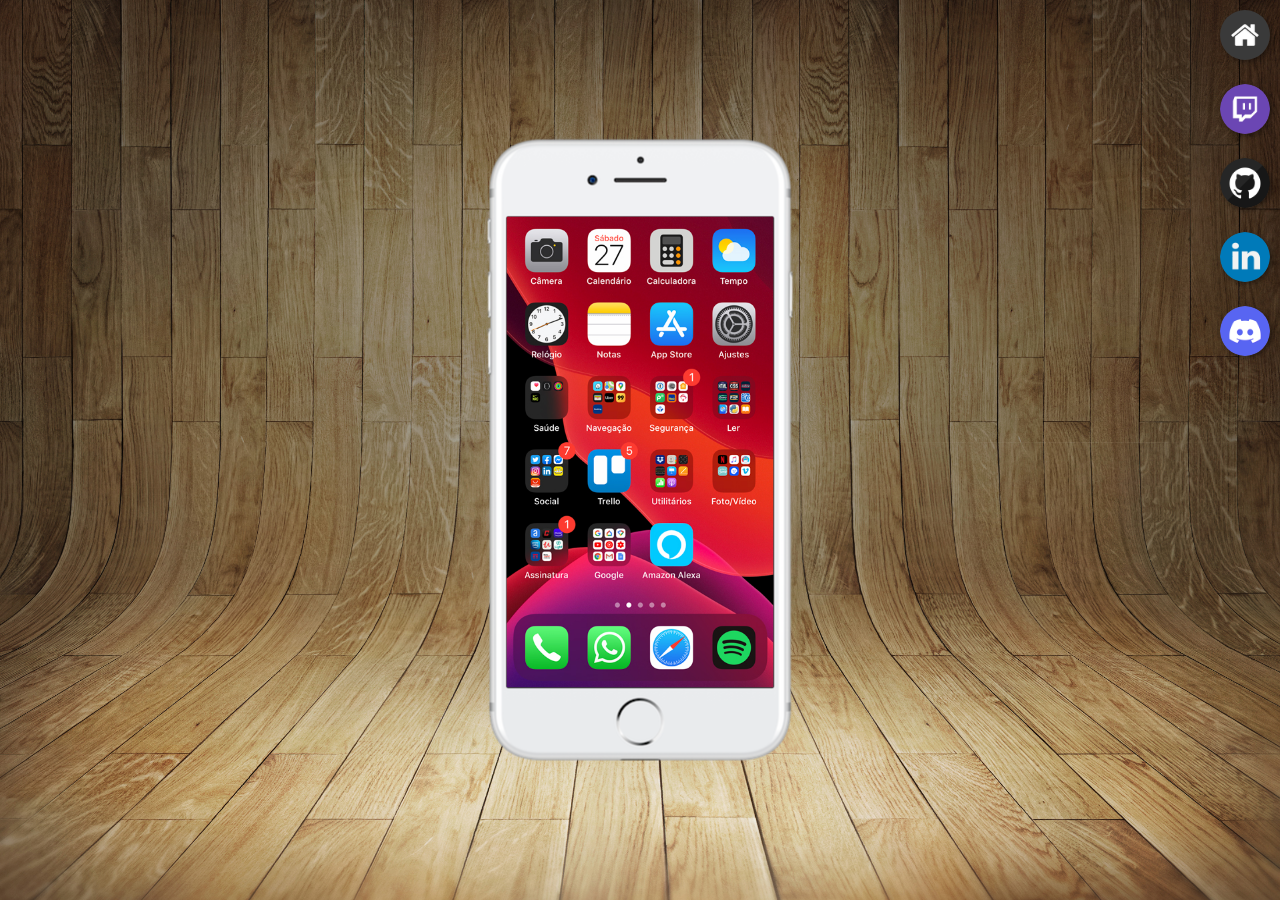
<file: index.html>
<!DOCTYPE html>
<html lang="pt-br">
<head>
    <meta charset="UTF-8">
    <meta name="viewport" content="width=device-width, initial-scale=1.0">
    <link rel="shortcut icon" href="favicon.ico" type="image/x-icon">
    <link rel="stylesheet" href="style.css">
    <title>Social Media Project</title>
</head>
<body>
    <main>
        <section id="phone">
            <iframe src="pages/home.html" frameborder="0" name="screen" id="screen"></iframe>
        </section>

        <section id="socialMedia">
            <a href="pages/home.html" target="screen"><img src="images/home-logo.jpg" alt="Home"></a><br>
            <a href="pages/twitch.html" target="screen"><img src="images/twitch-logo.png" alt="Twitch"></a><br>
            <a href="pages/github.html" target="screen"><img src="images/github-logo.png" alt="GitHub"></a><br>
            <a href="pages/linkedin.html" target="screen"><img src="images/linkedin-logo.png" alt="LinkedIn"></a><br>
            <a href="pages/discord.html" target="screen"><img src="images/discord-logo.png" alt="Discord"></a><br>
        </section>
    </main>
</body>
</html>
</file>
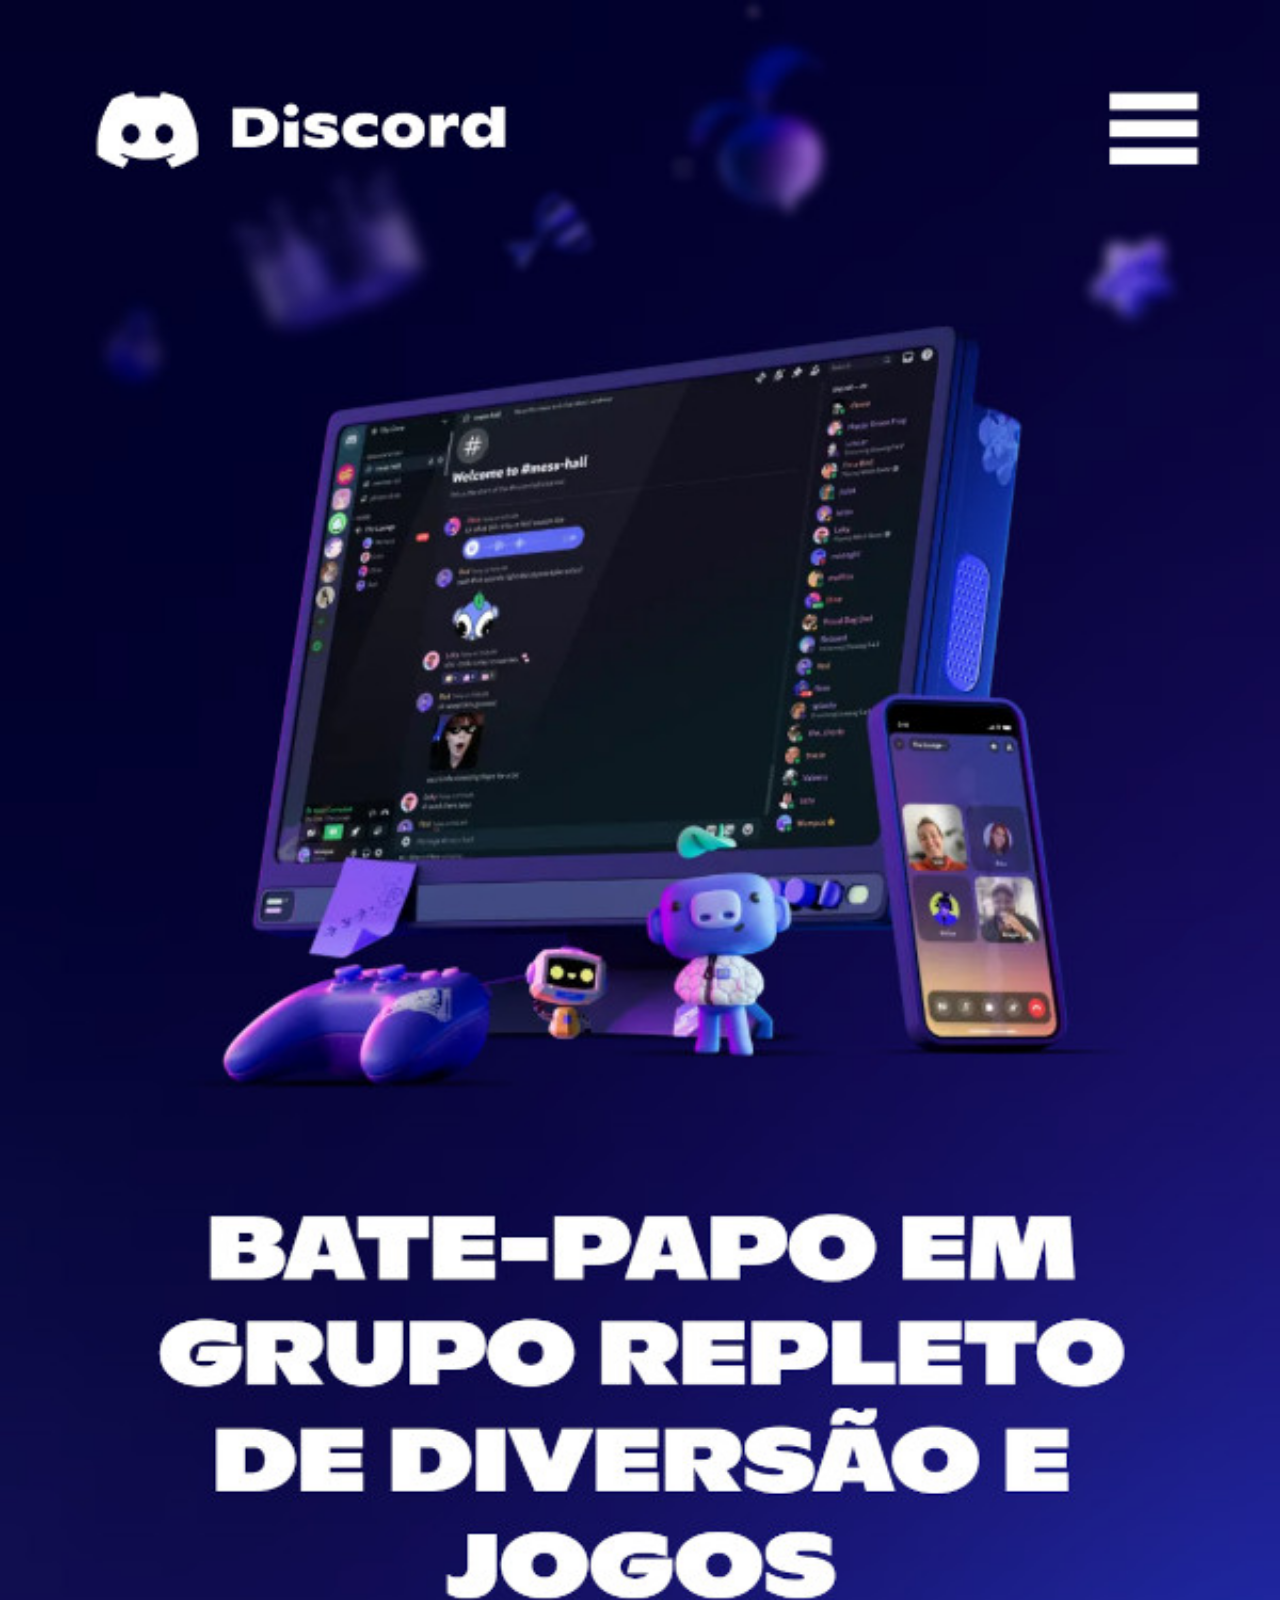
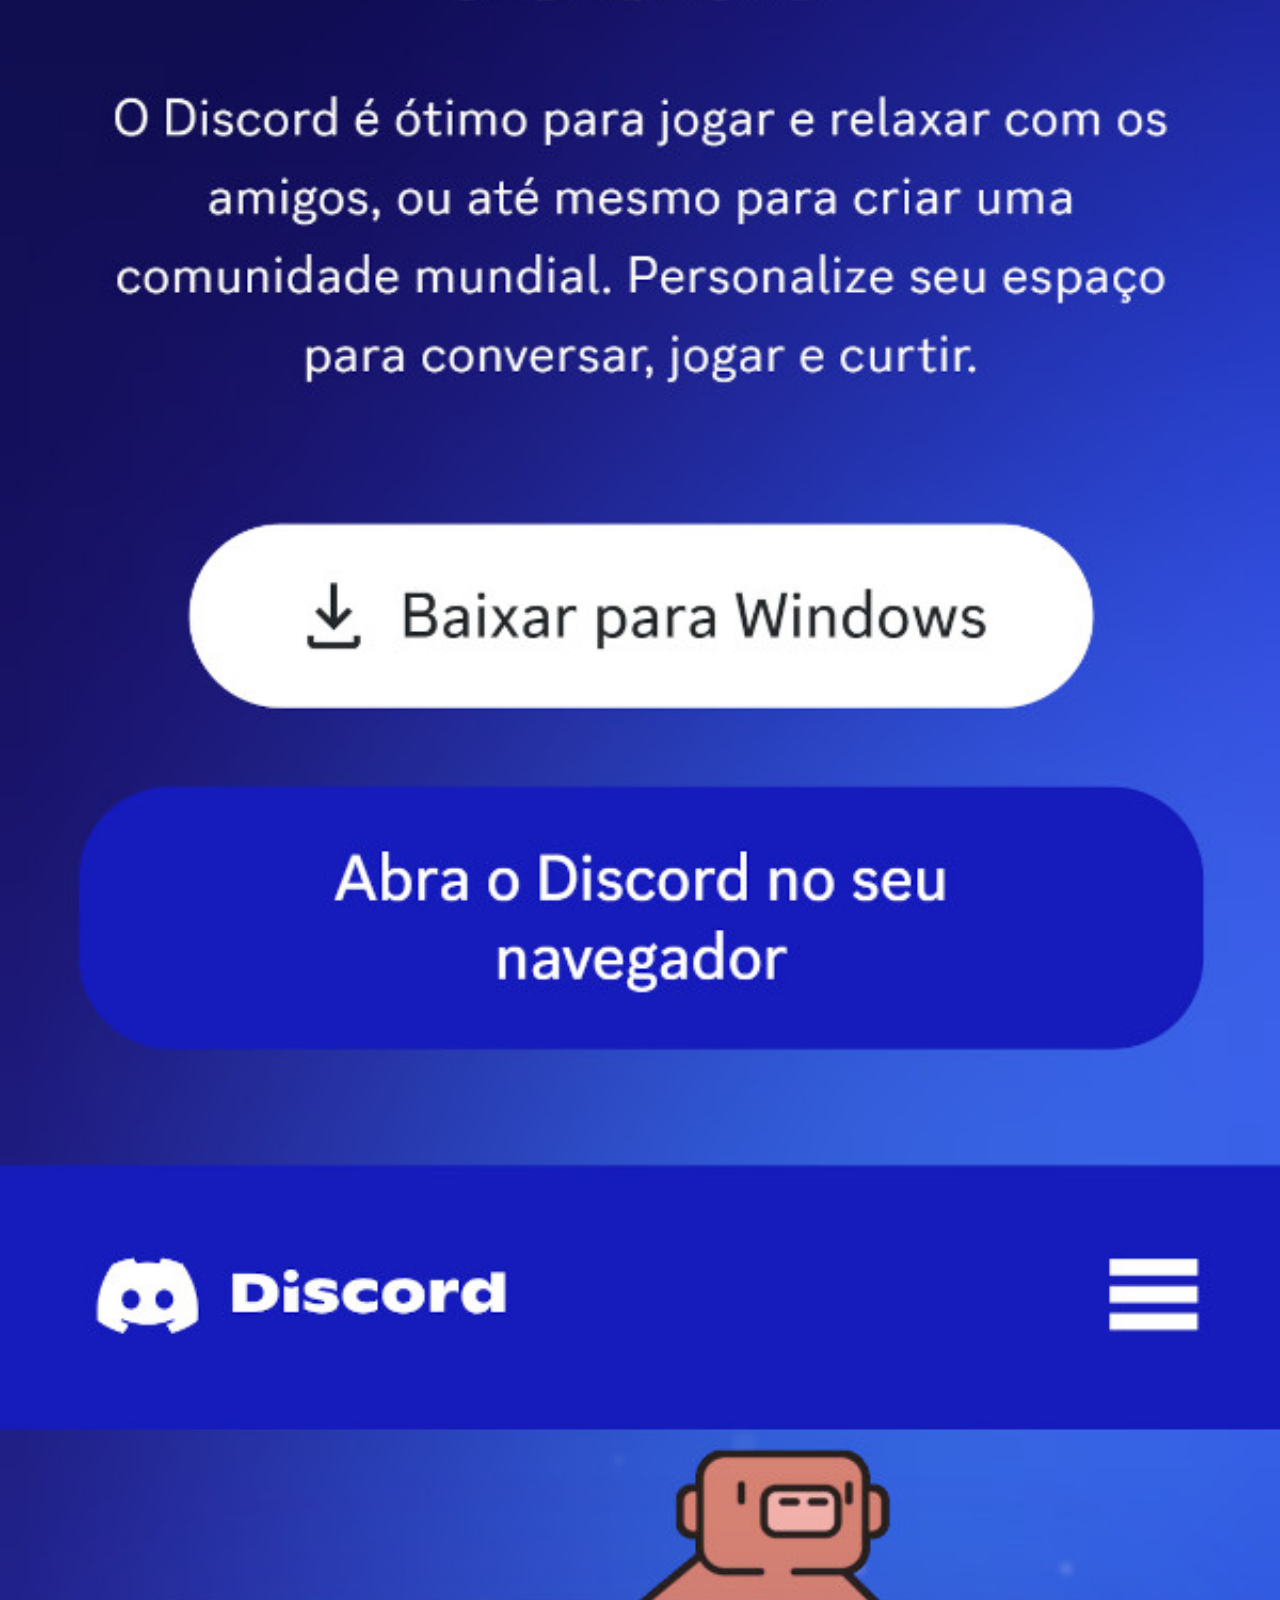
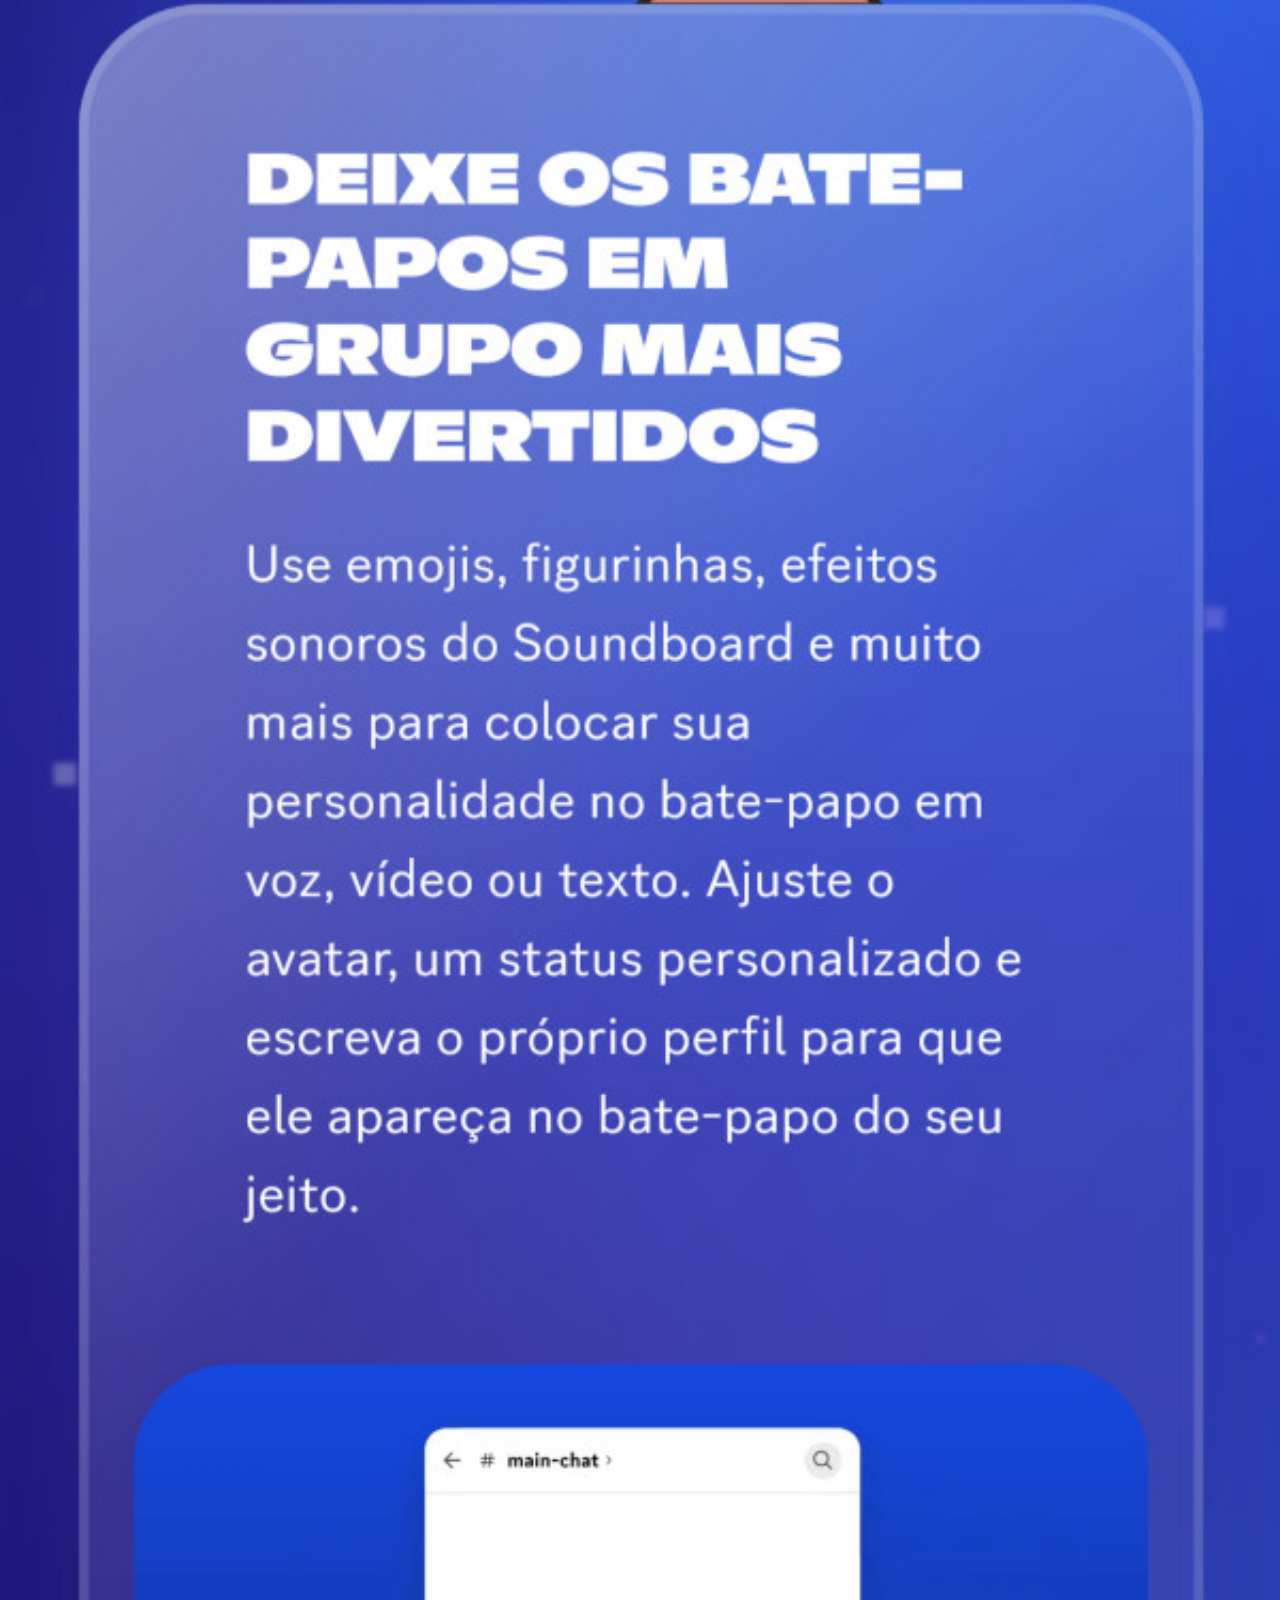
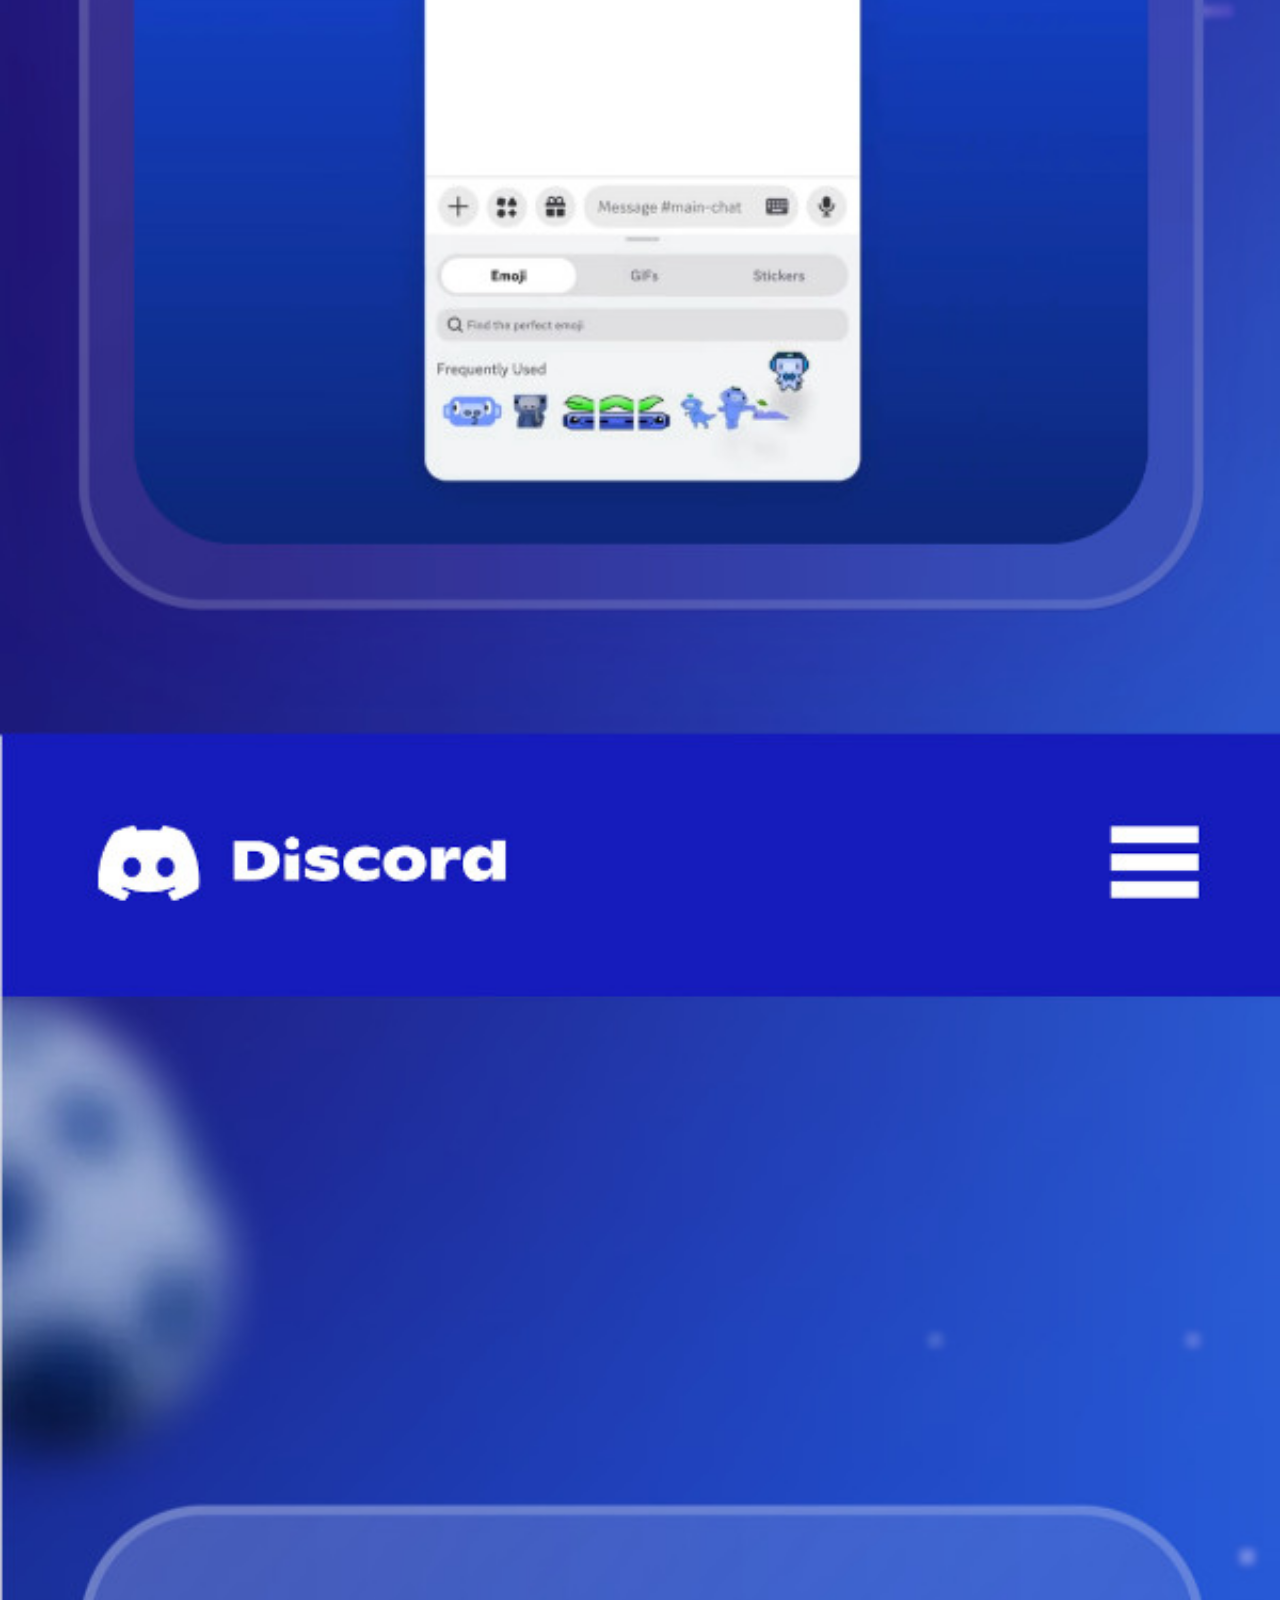
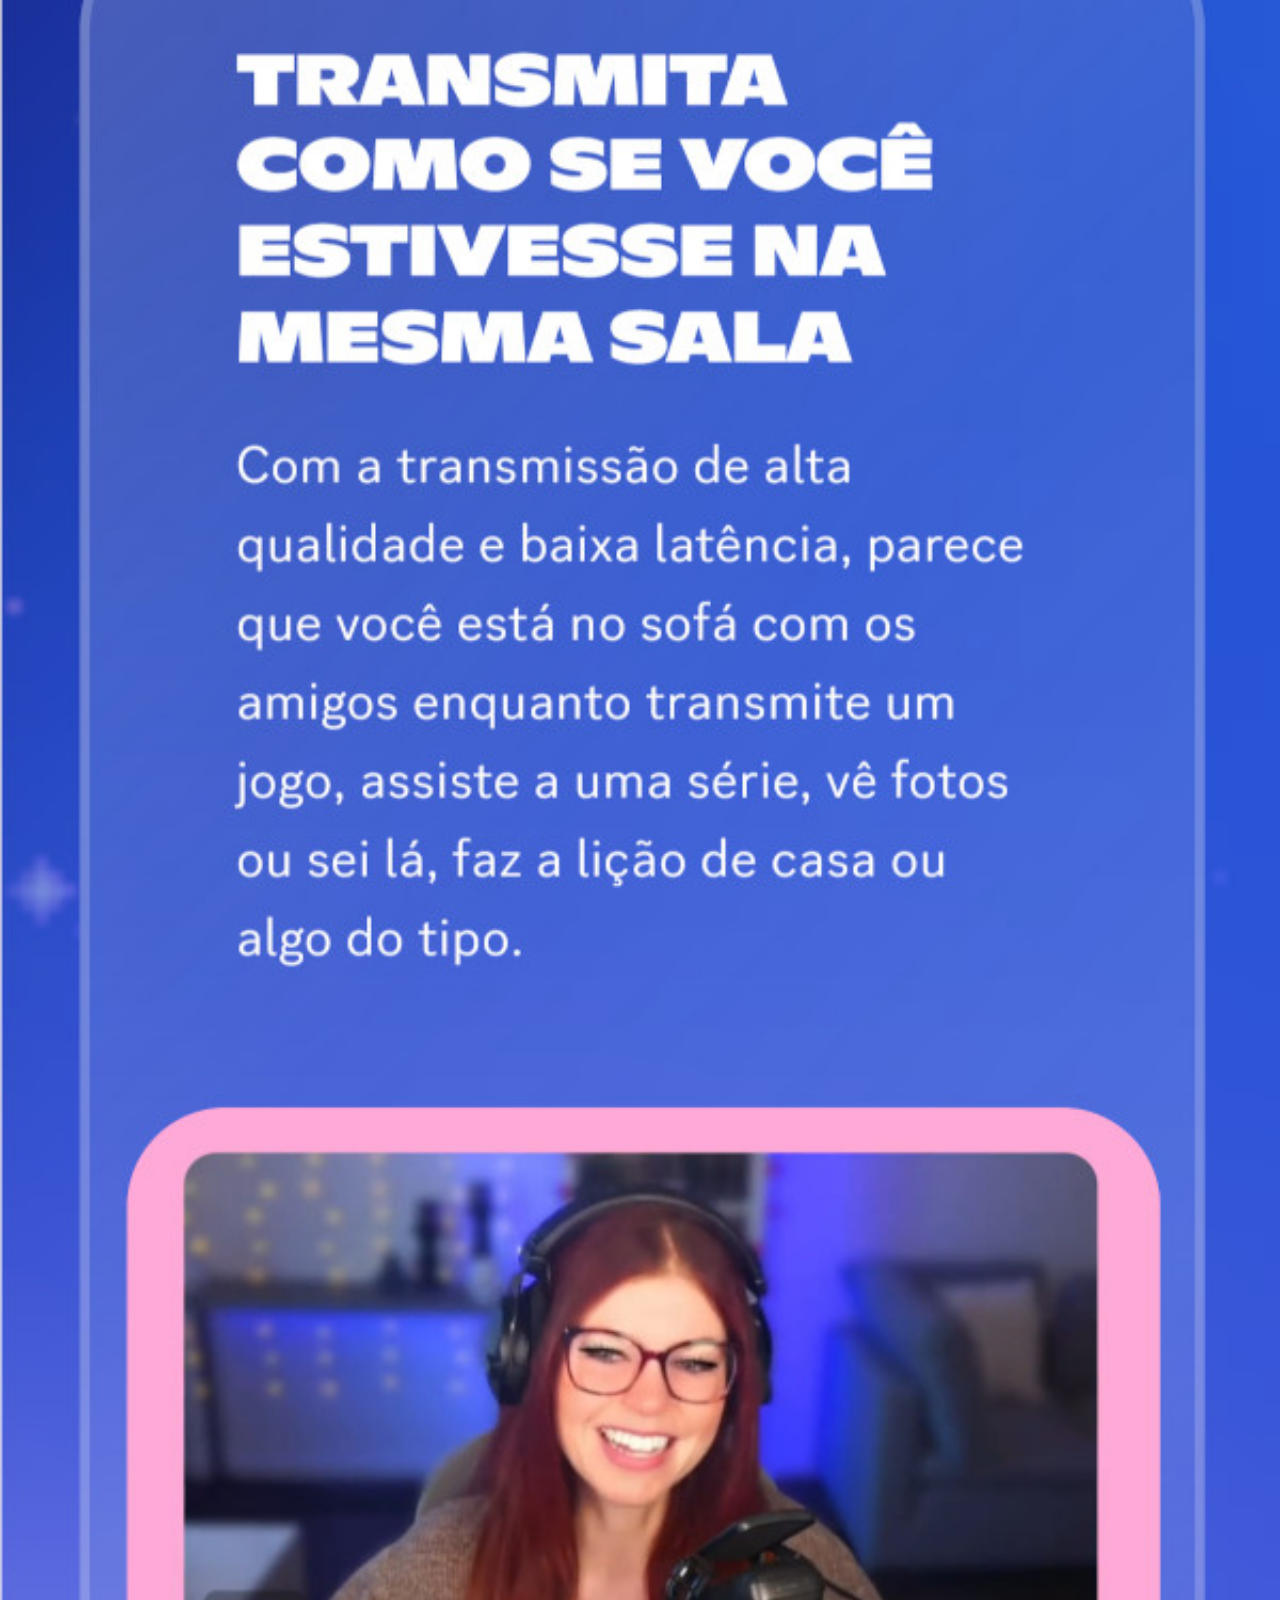
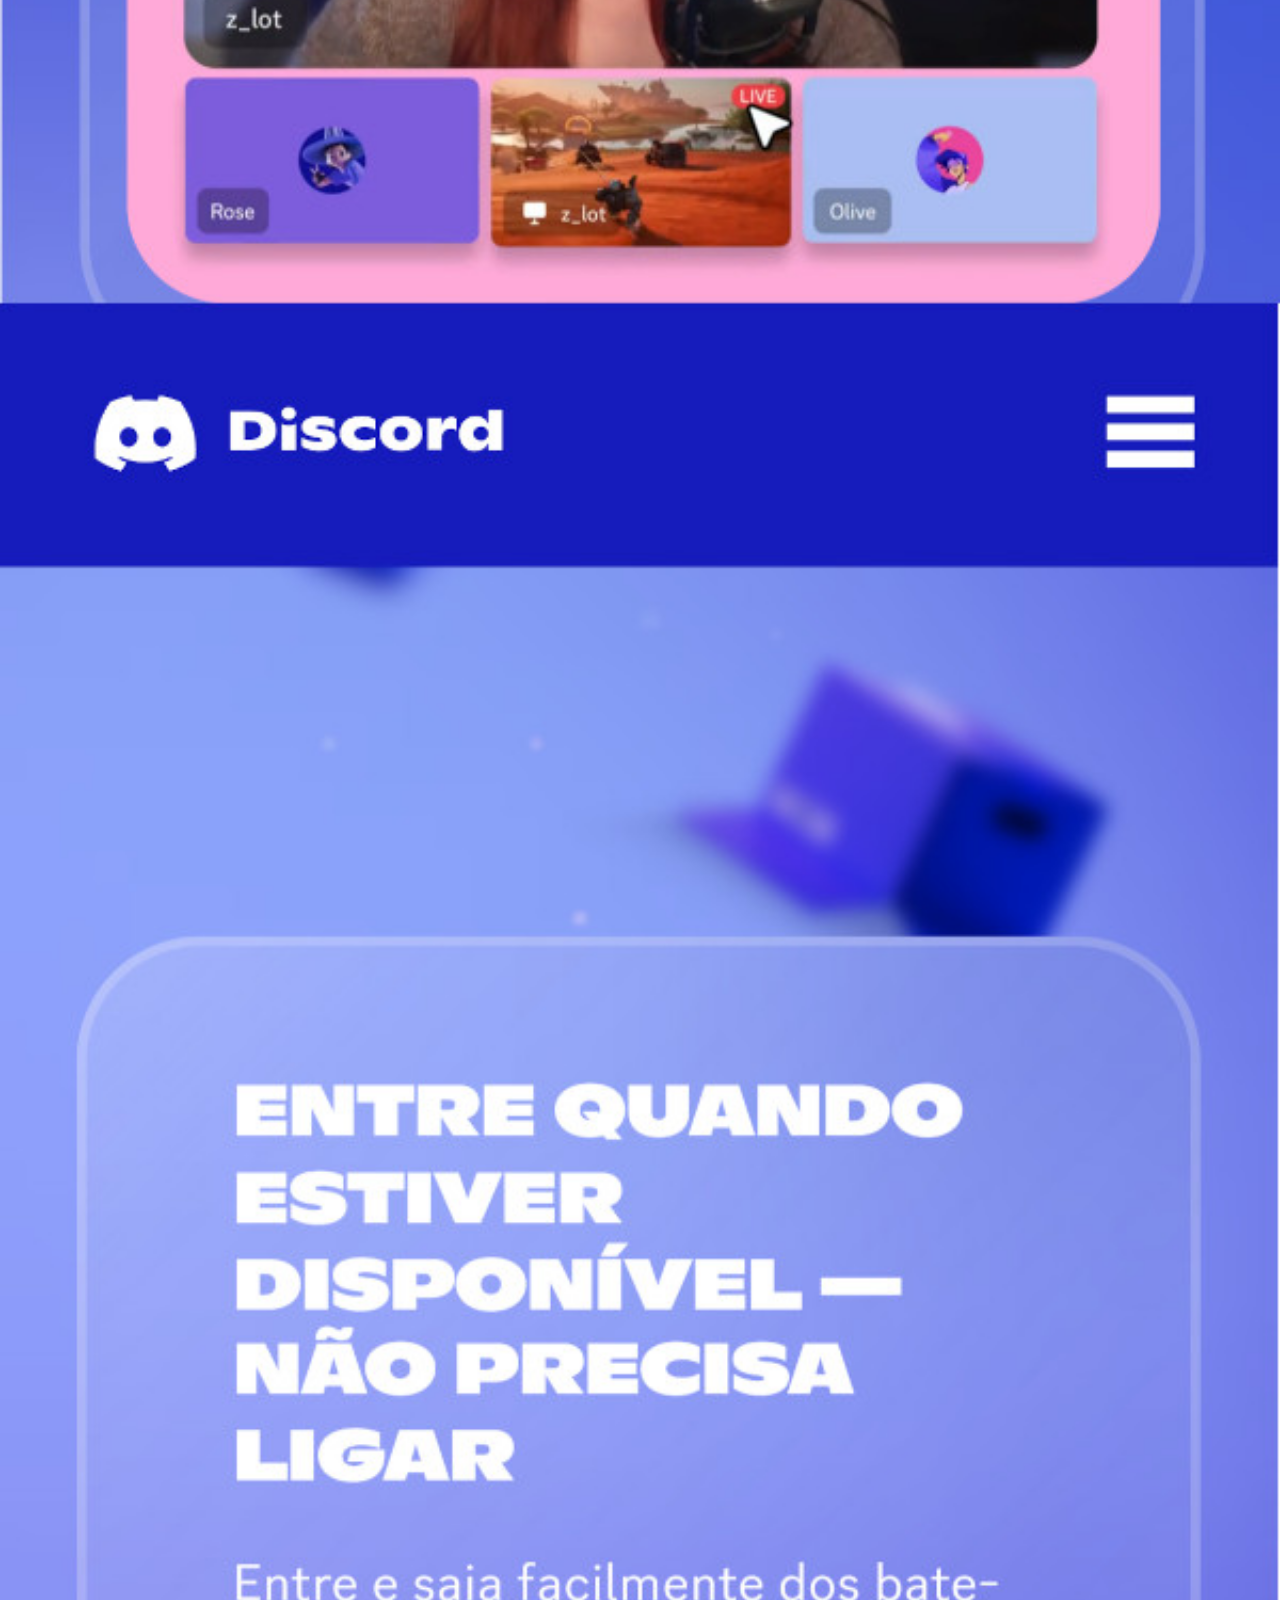
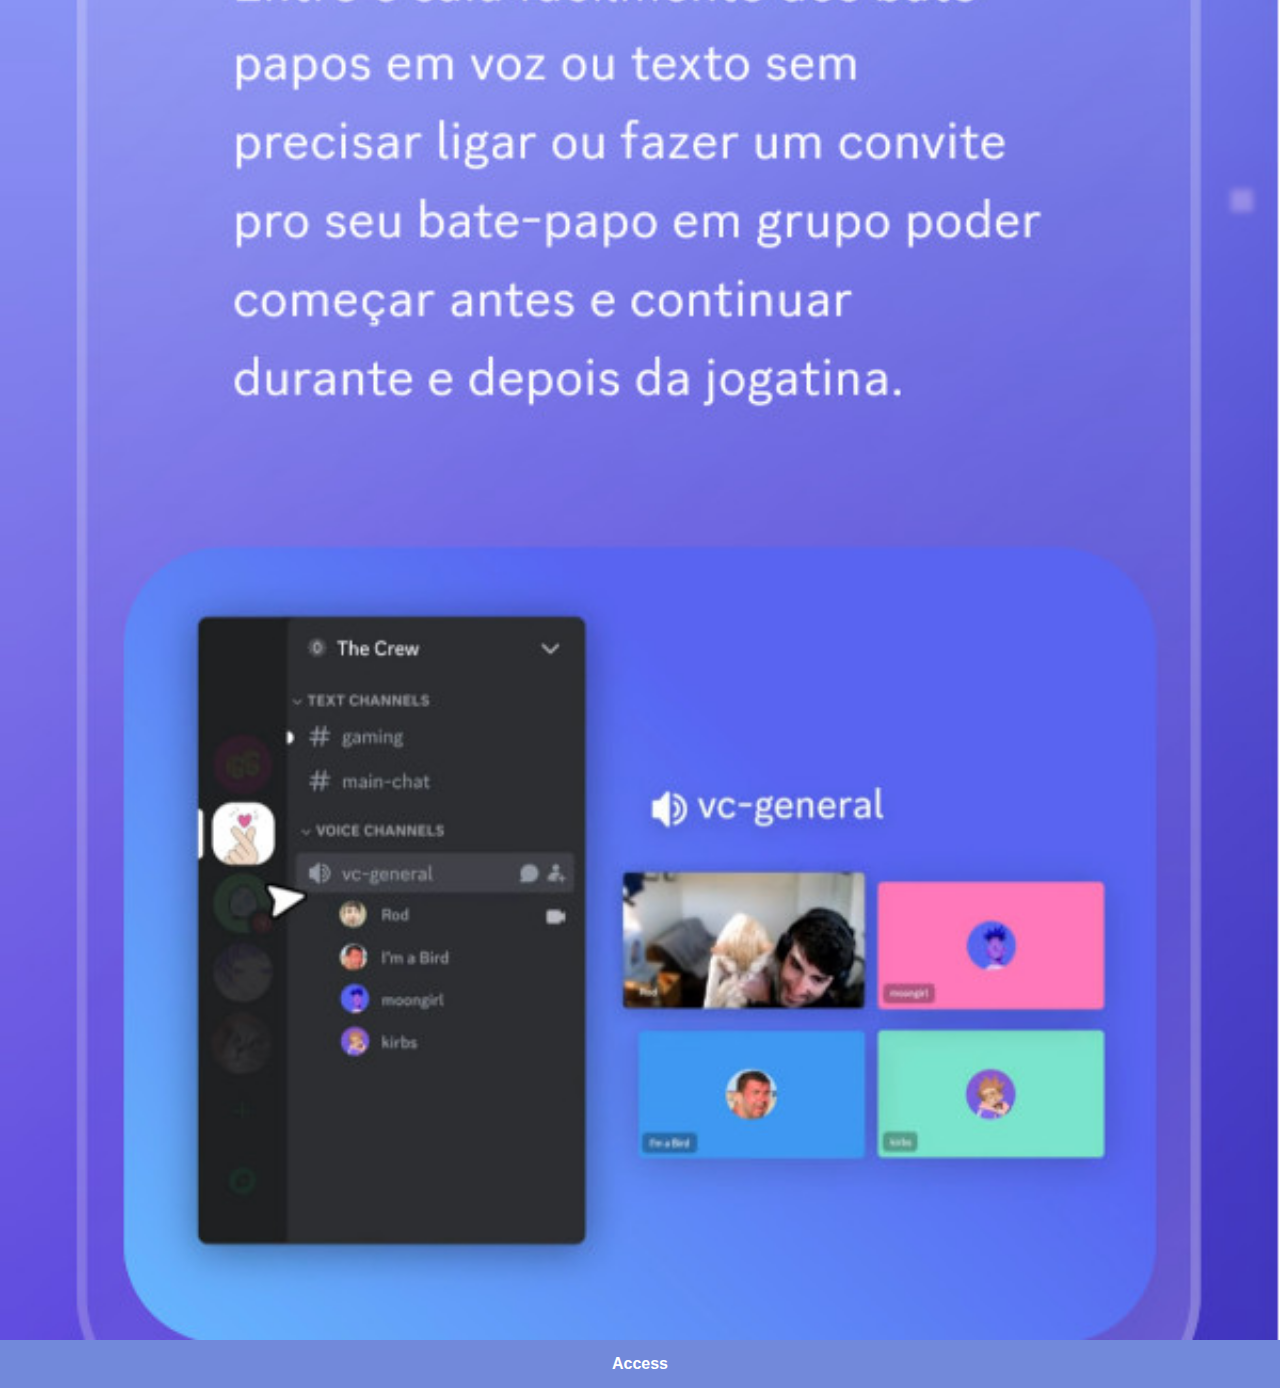
<file: pages/discord.html>
<!DOCTYPE html>
<html lang="pt-br">
<head>
    <meta charset="UTF-8">
    <meta name="viewport" content="width=device-width, initial-scale=1.0">
    <title>Discord</title>
    <style>
        * {
            margin: 0px;
            padding: 0px;
            font-family: Arial, Helvetica, sans-serif;
        }

        ::-webkit-scrollbar {
            width: 0px;
            height: 0px;
        }

        img {
            width: 100vw;
            display: block;
        }

        a {
            display: block;
            padding: 15px;
            text-align: center;
            font-weight: bolder;
            text-decoration: none;
            color: white;
            background-color: #7289da;
        }

        a:hover {
            background-color: #5eaeeb;
        }
    </style>
</head>
<body>
    <img src="../images/discord-screen.jpg" alt="Discord">
    <a href="https://discord.com/" target="_blank">Access</a>
</body>
</html>
</file>
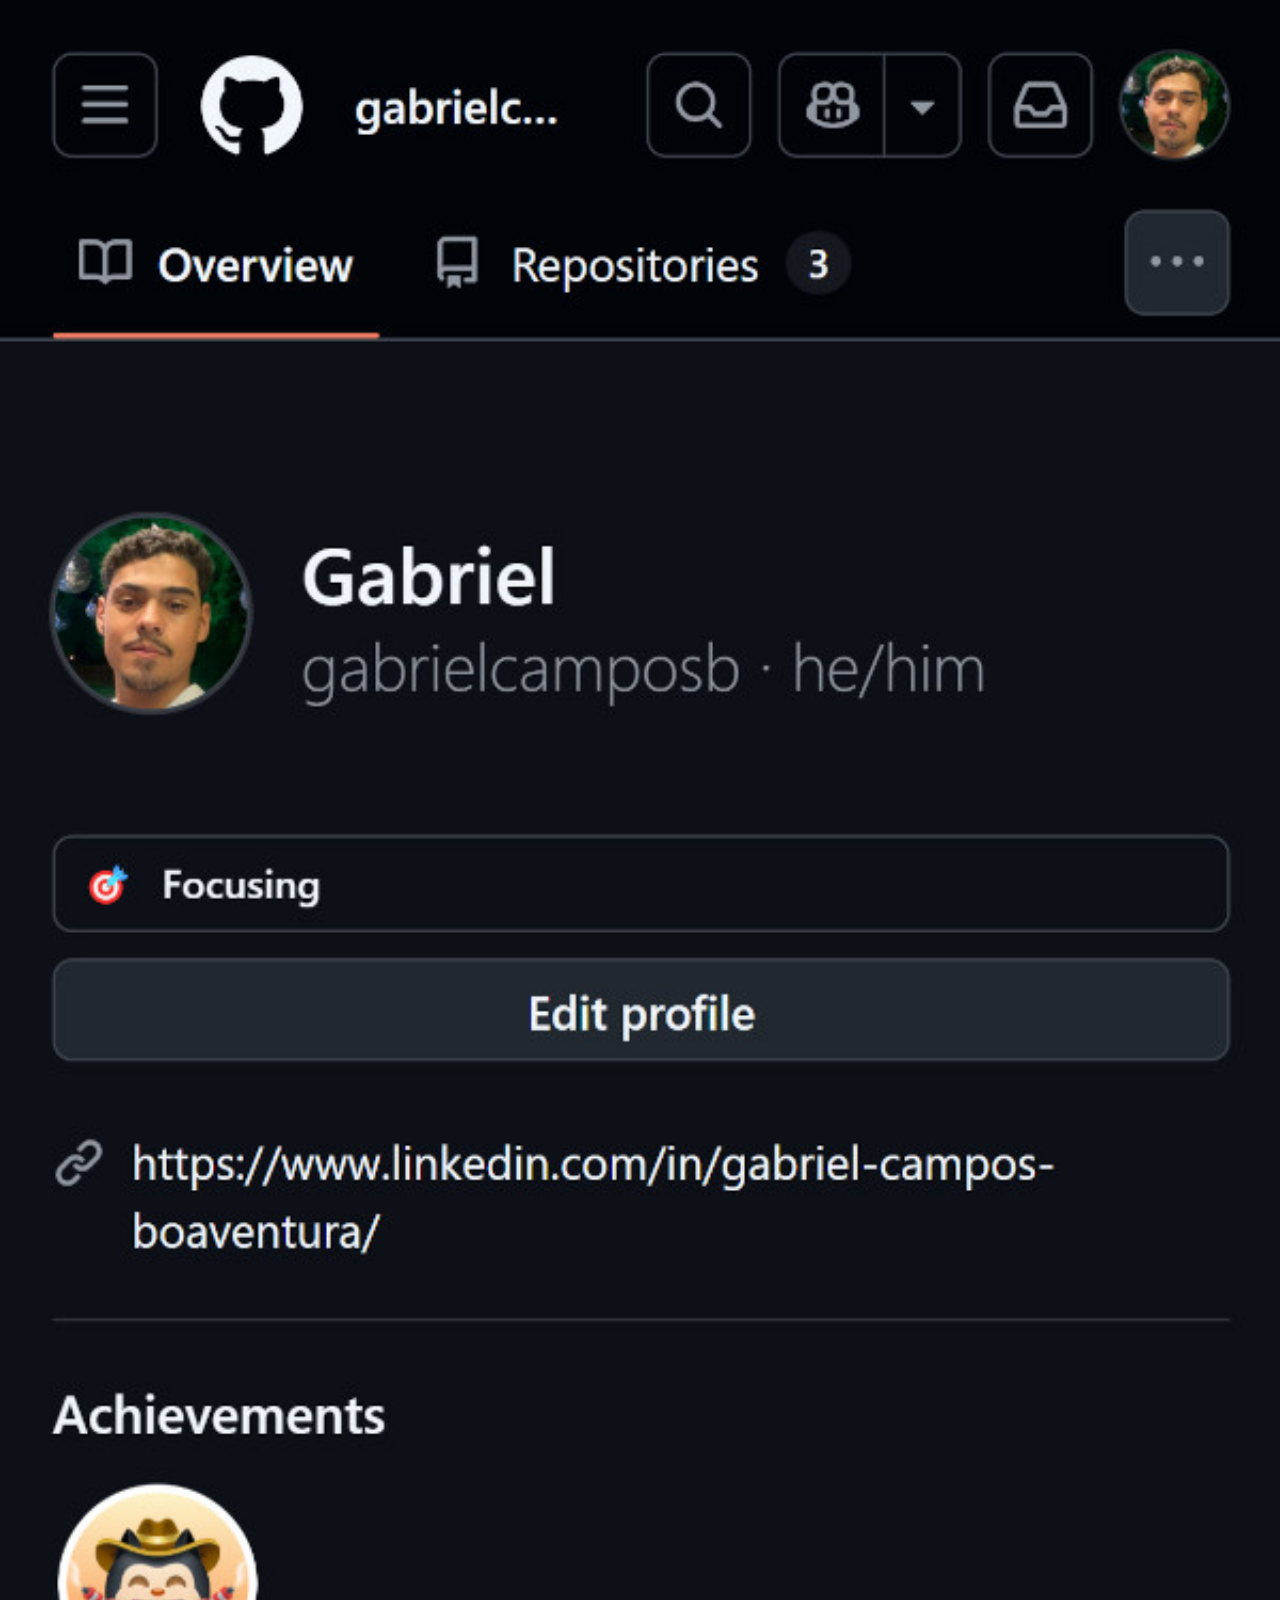
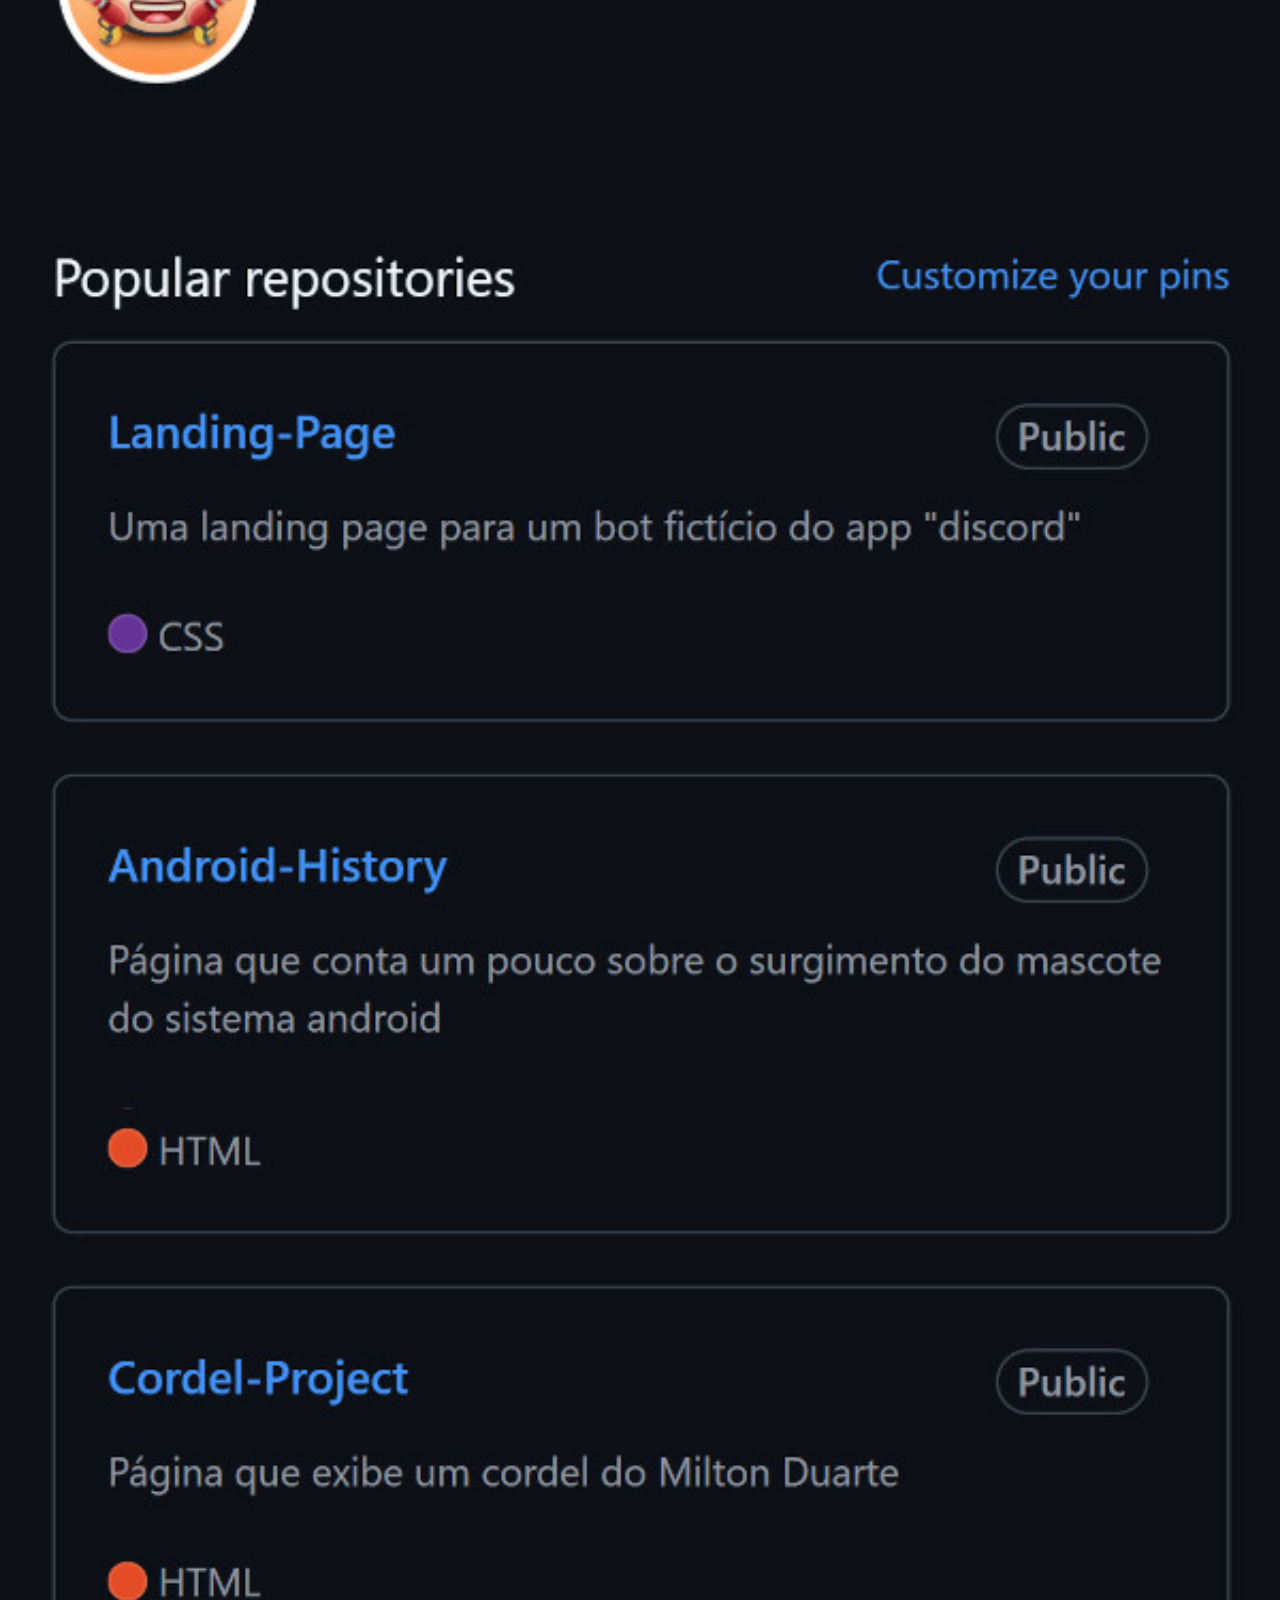
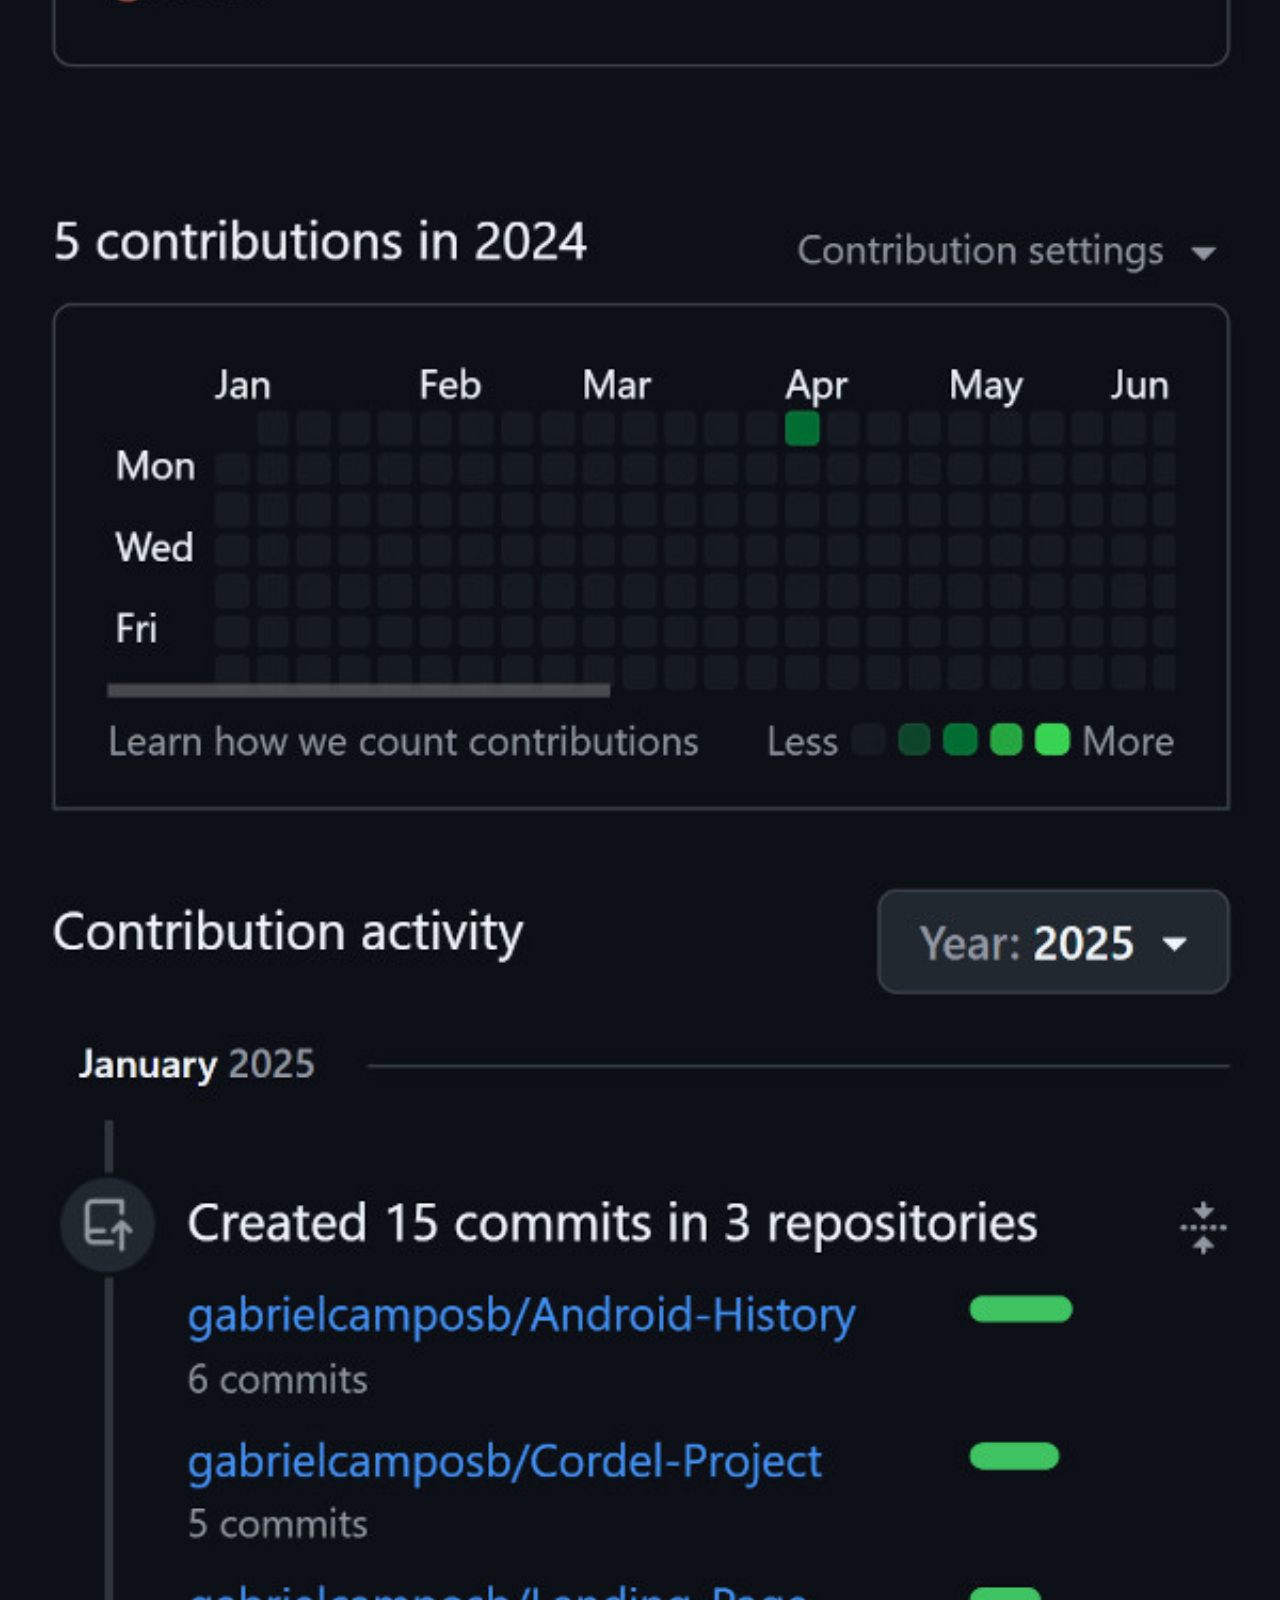
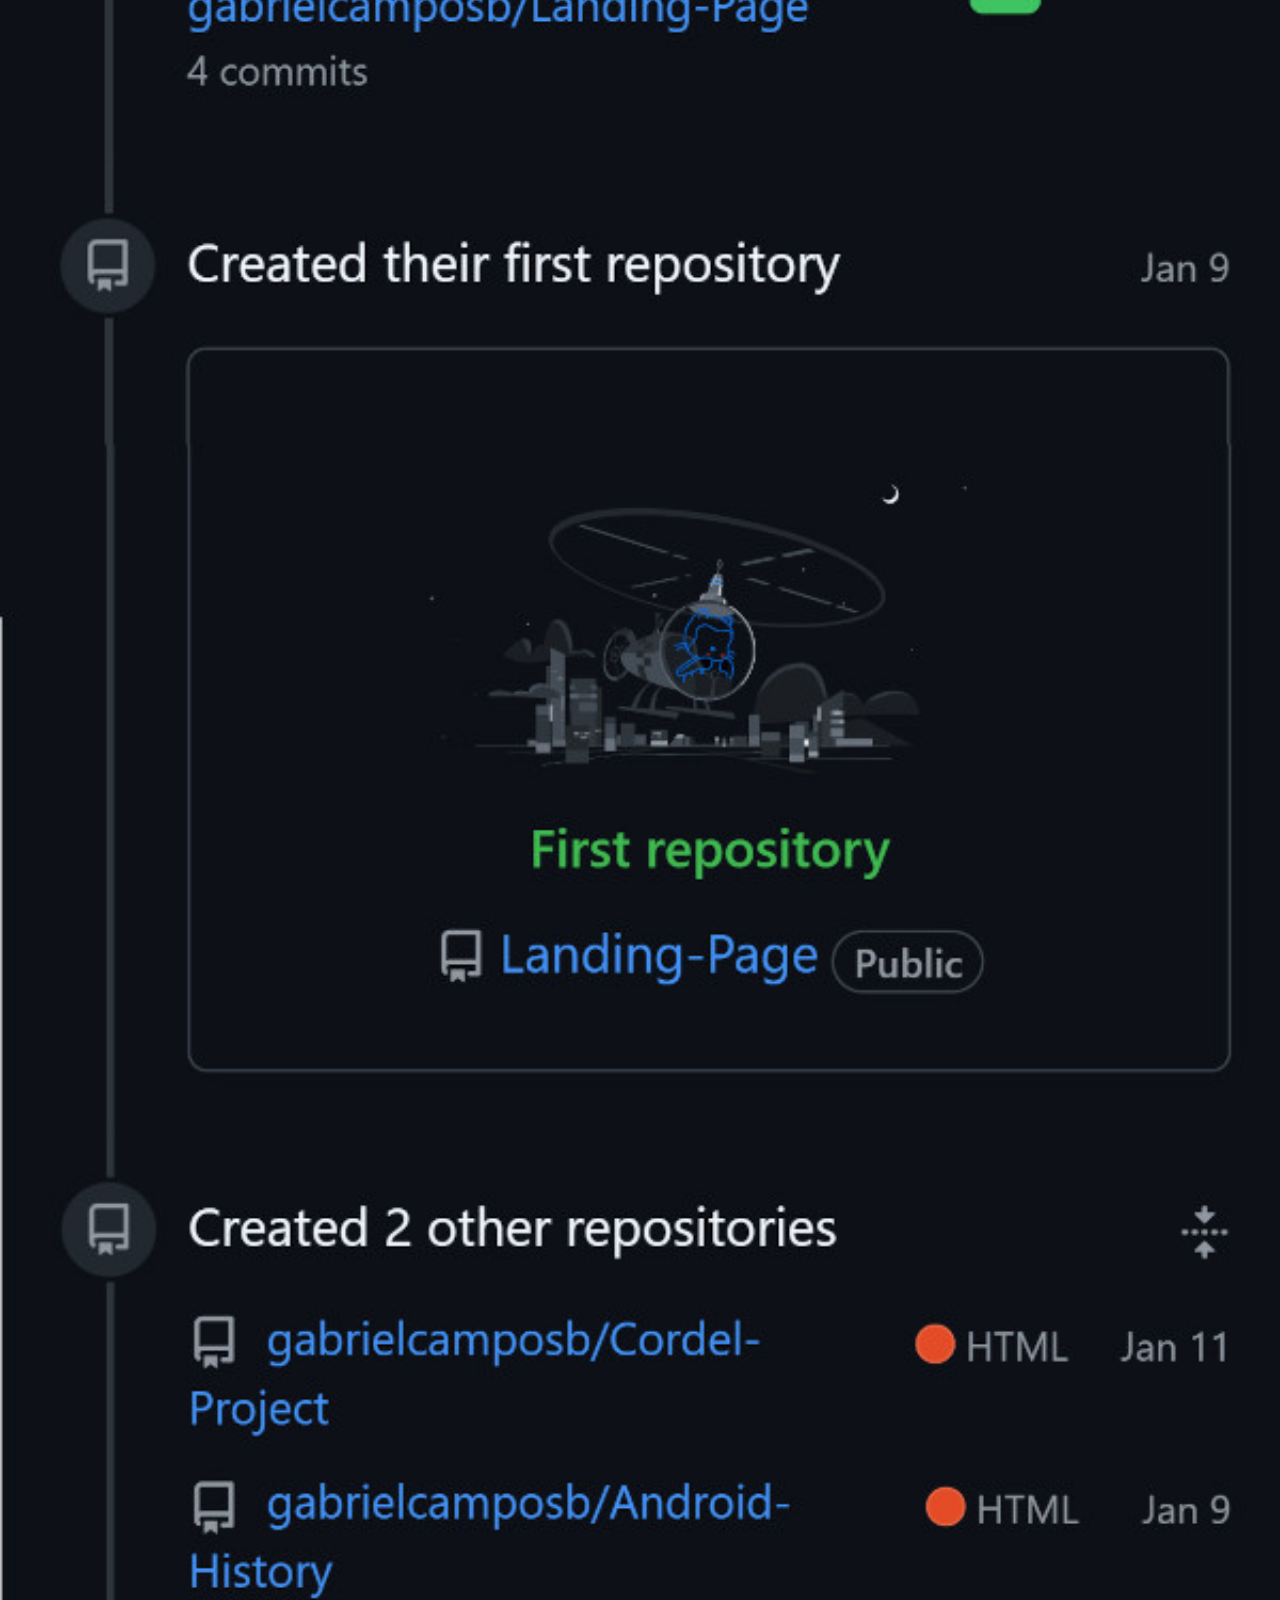
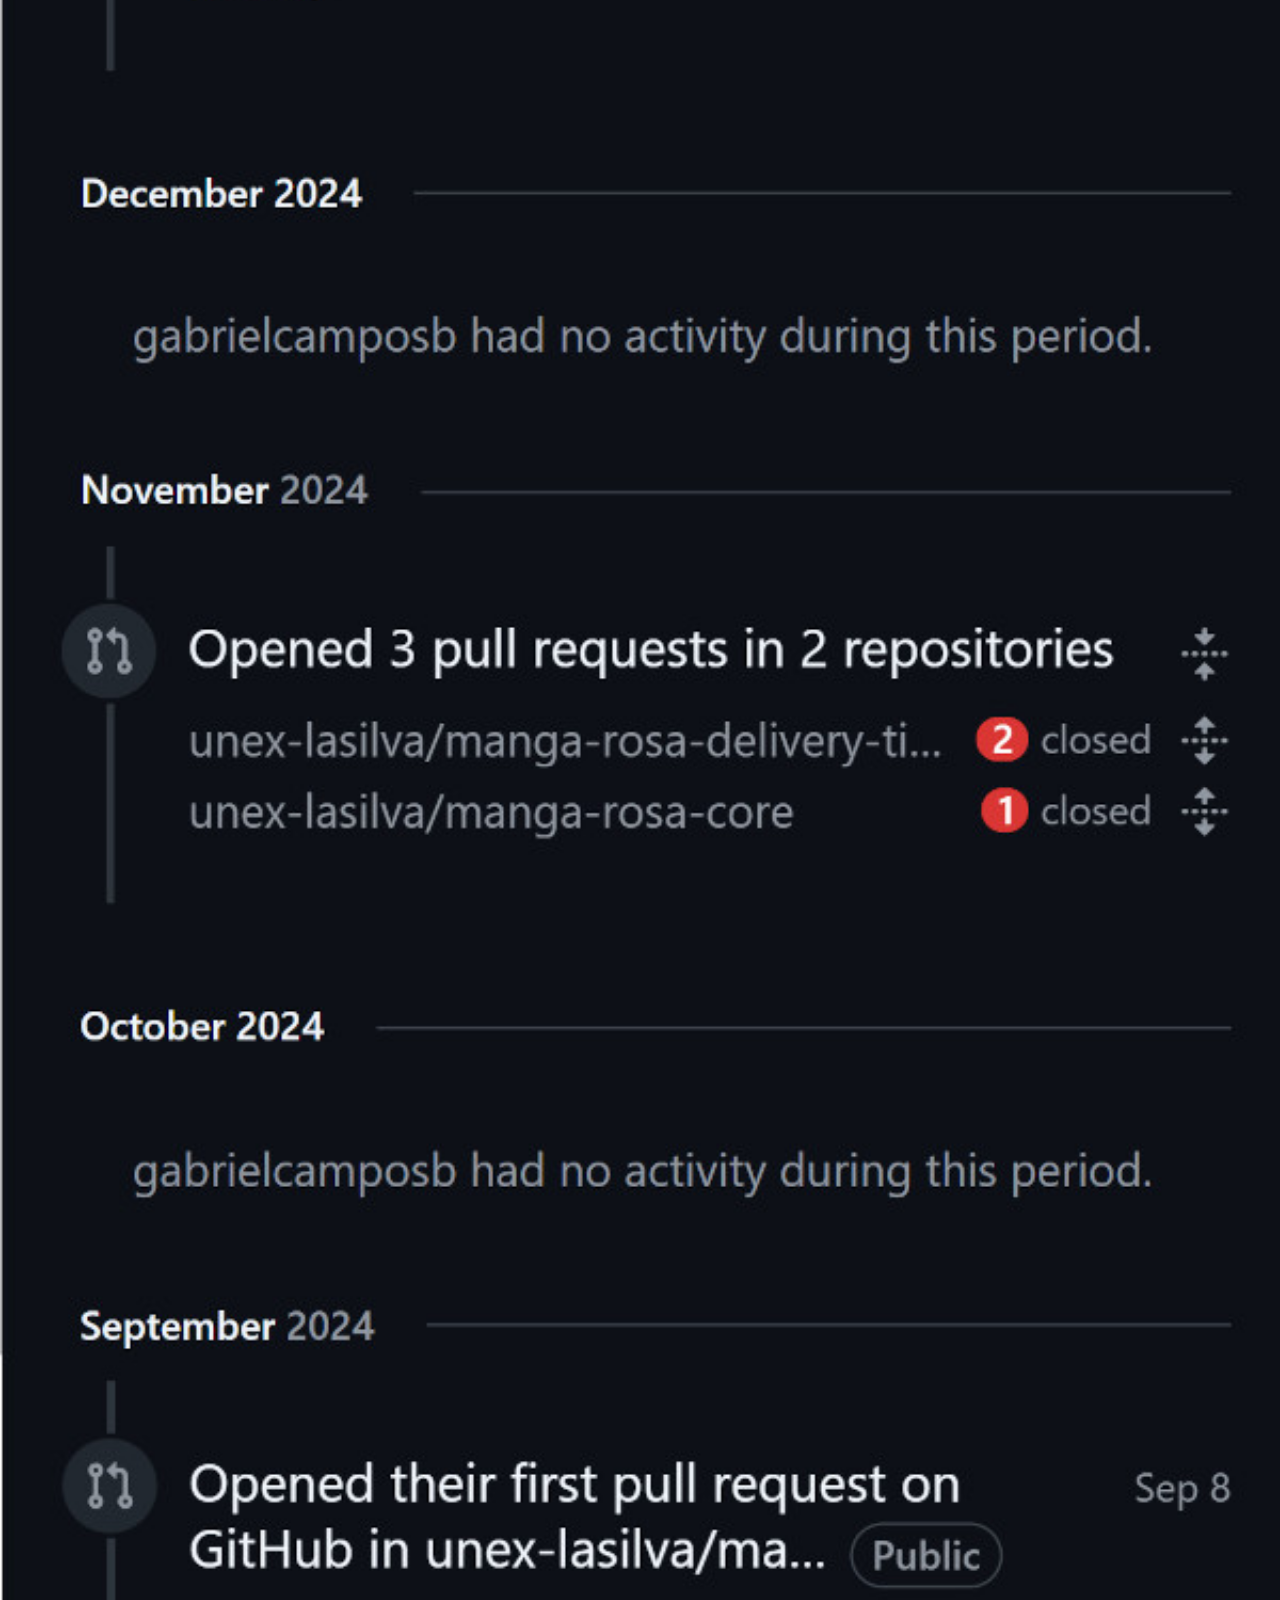
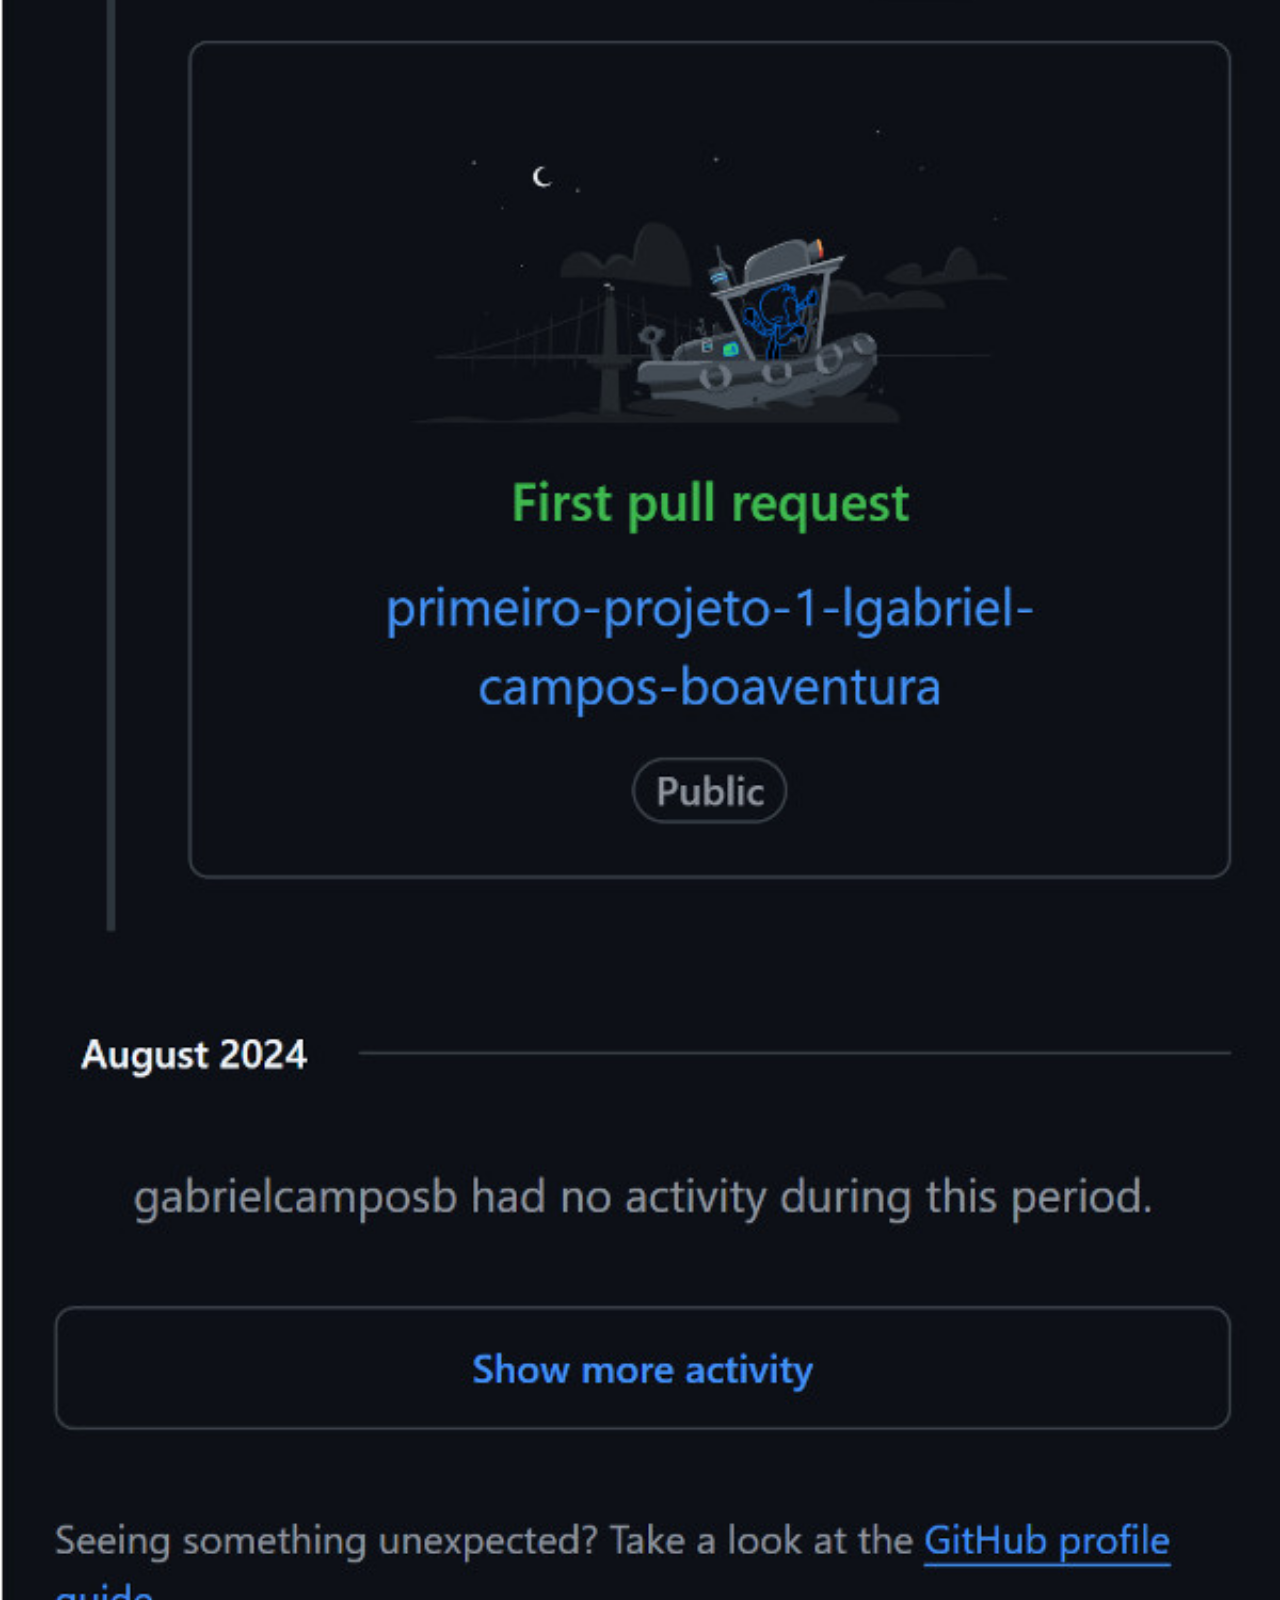
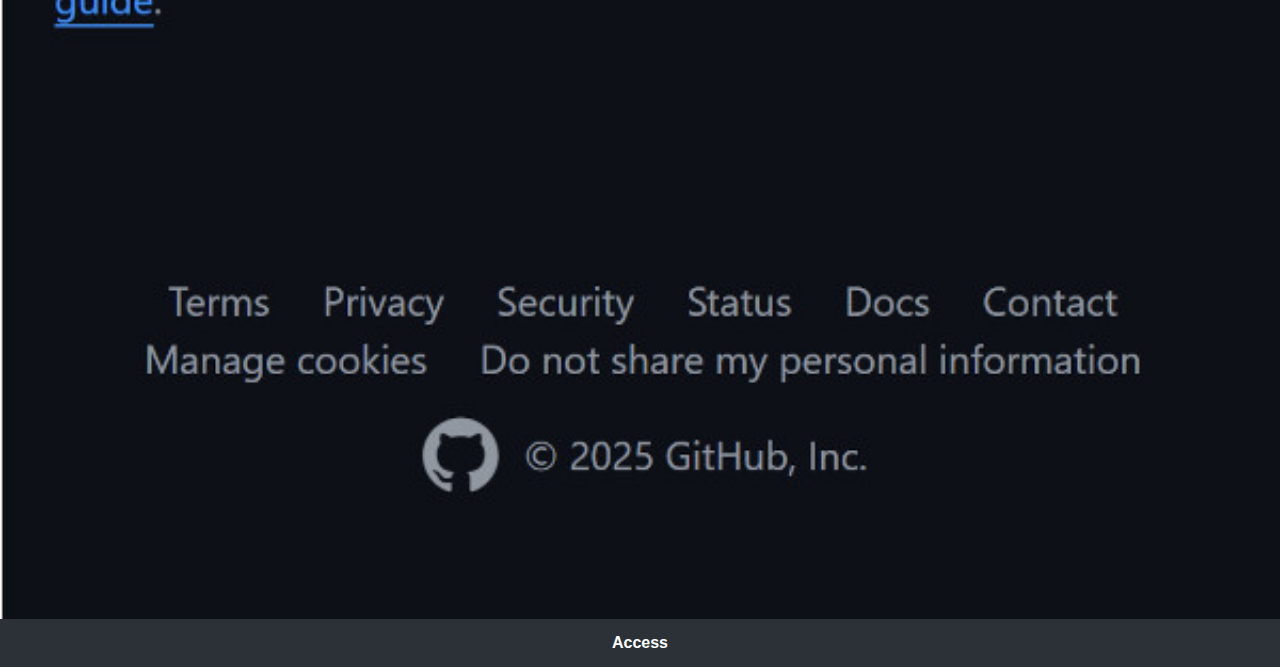
<file: pages/github.html>
<!DOCTYPE html>
<html lang="pt-br">
<head>
    <meta charset="UTF-8">
    <meta name="viewport" content="width=device-width, initial-scale=1.0">
    <title>GitHub</title>
    <style>
        * {
            margin: 0px;
            padding: 0px;
            font-family: Arial, Helvetica, sans-serif;
        }

        ::-webkit-scrollbar {
            width: 0px;
            height: 0px;
        }

        img {
            width: 100vw;
            display: block;
        }

        a {
            display: block;
            padding: 15px;
            text-align: center;
            font-weight: bolder;
            text-decoration: none;
            color: white;
            background-color: #2b3137;
        }

        a:hover {
            background-color: #24292e;
        }
    </style>
</head>
<body>
    <img src="../images/github-screen.jpg" alt="GitHub">
    <a href="https://github.com/gabrielcamposb" target="_blank">Access</a>
</body>
</html>
</file>
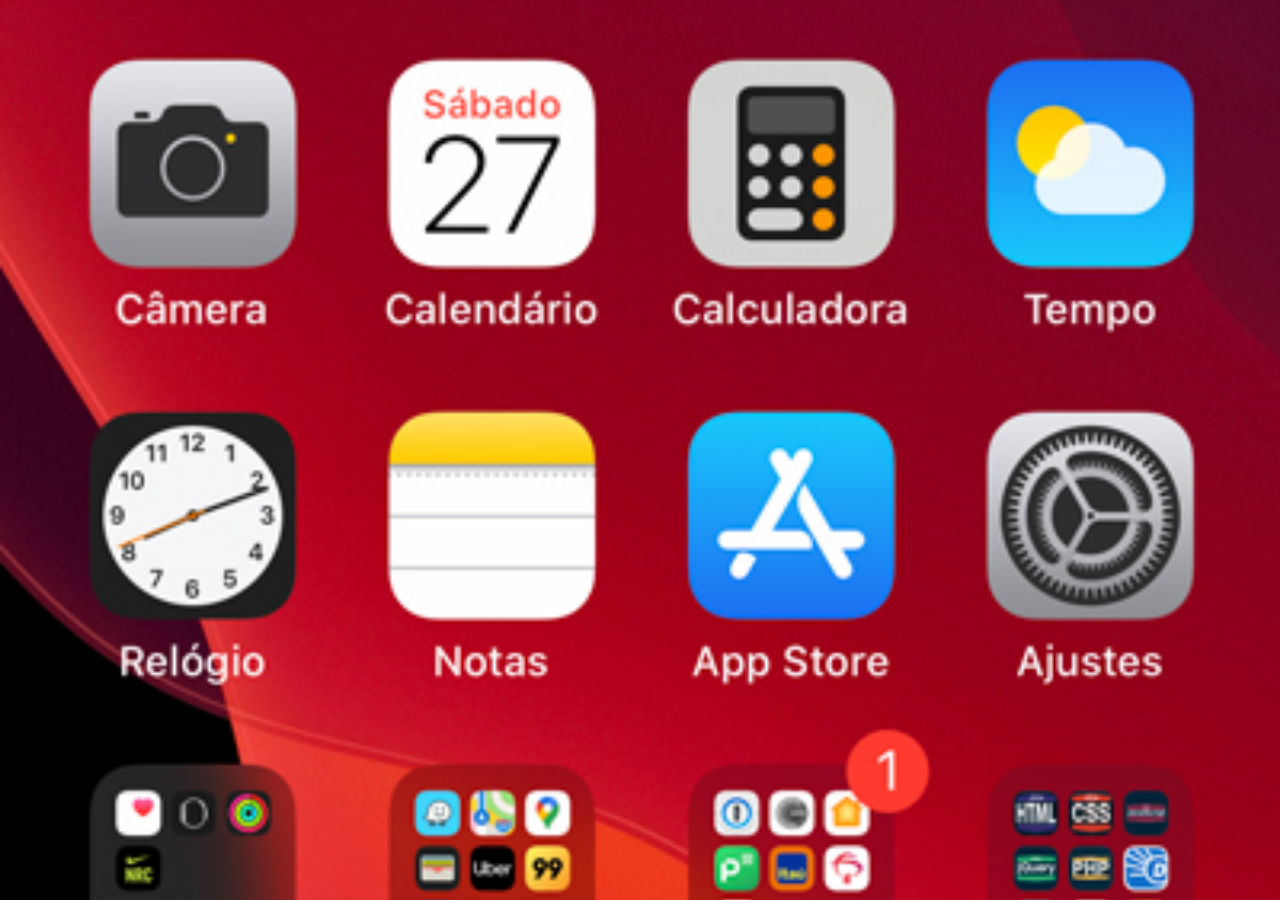
<file: pages/home.html>
<!DOCTYPE html>
<html lang="pt-br">
<head>
    <meta charset="UTF-8">
    <meta name="viewport" content="width=device-width, initial-scale=1.0">
    <title>Home</title>
    <style>
        * {
            margin: 0px;
            padding: 0px;
        }

        body {
            height: 100vh;
            width: 100vw;
            background: url(../images/home-screen.jpg);
            background-repeat: no-repeat;
            background-position: top center;
            background-size: cover;
        }
    </style>
</head>
<body>
</body>
</html>
</file>
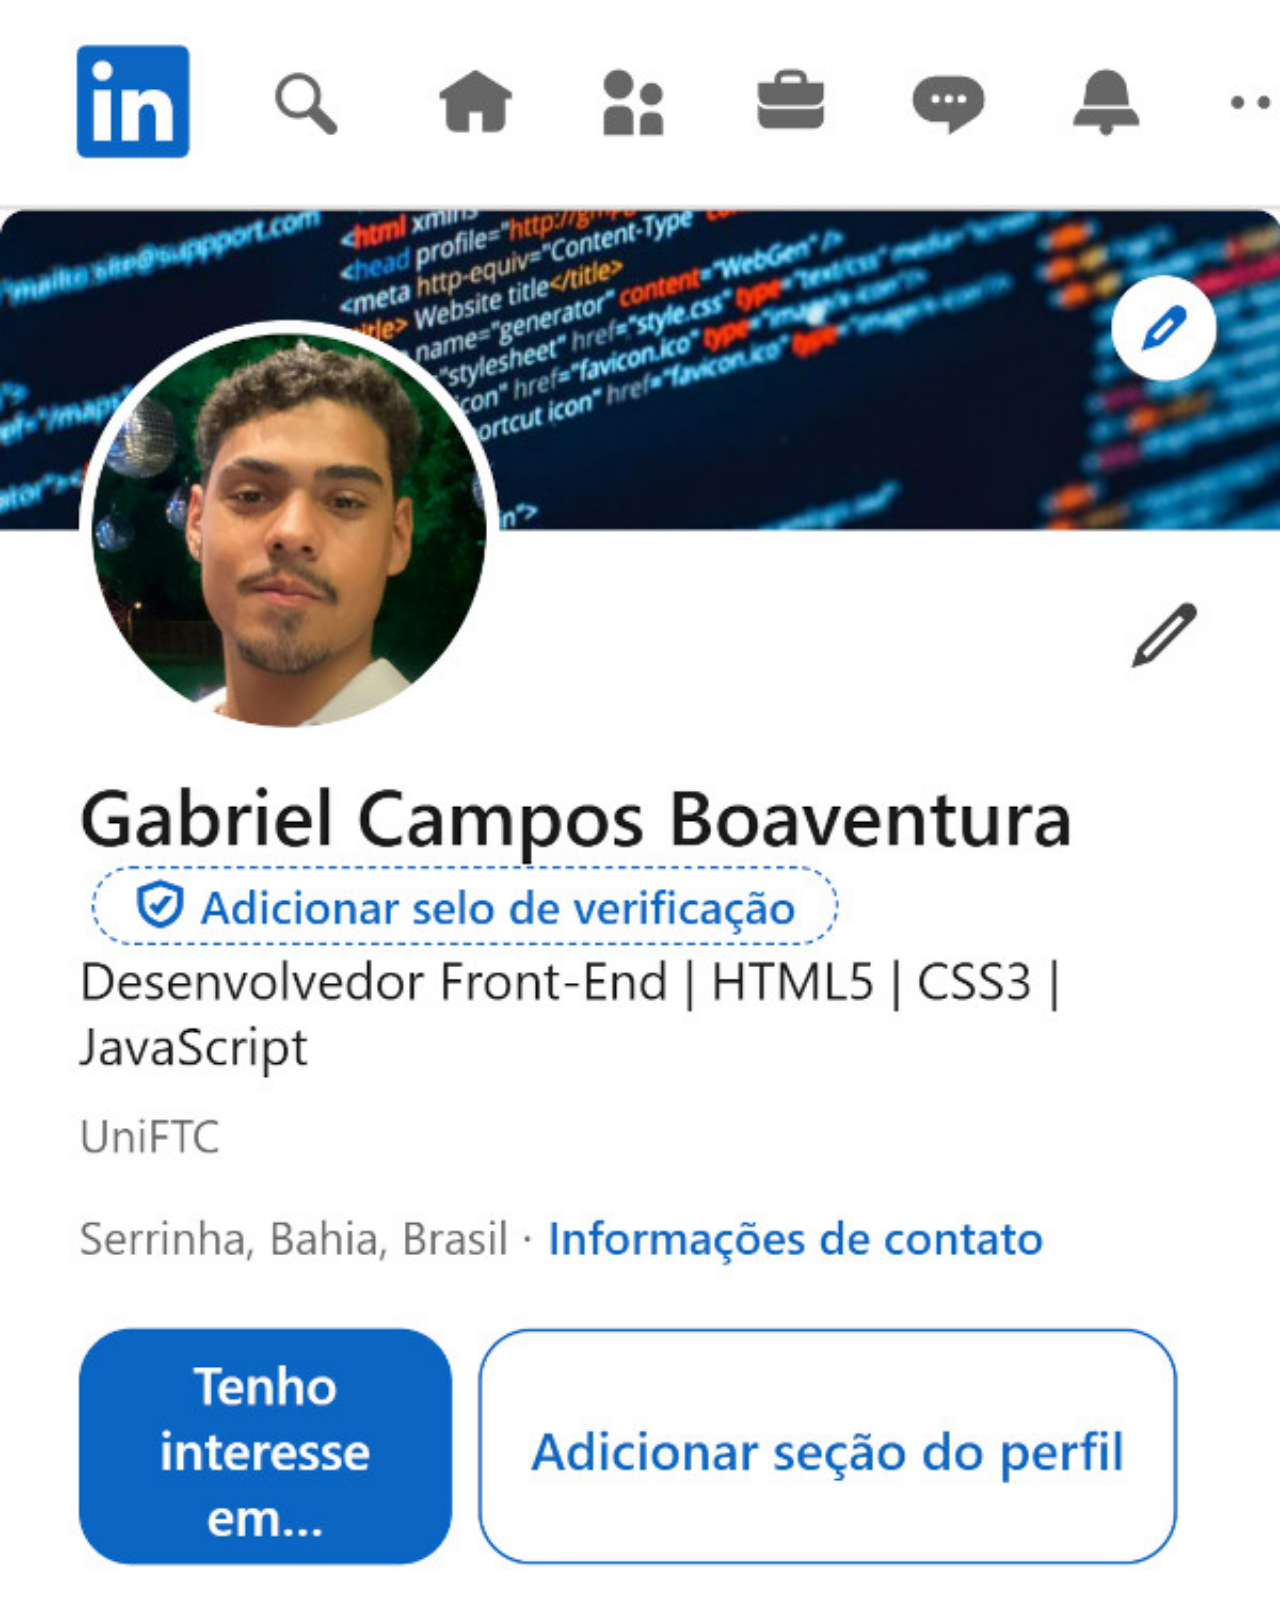
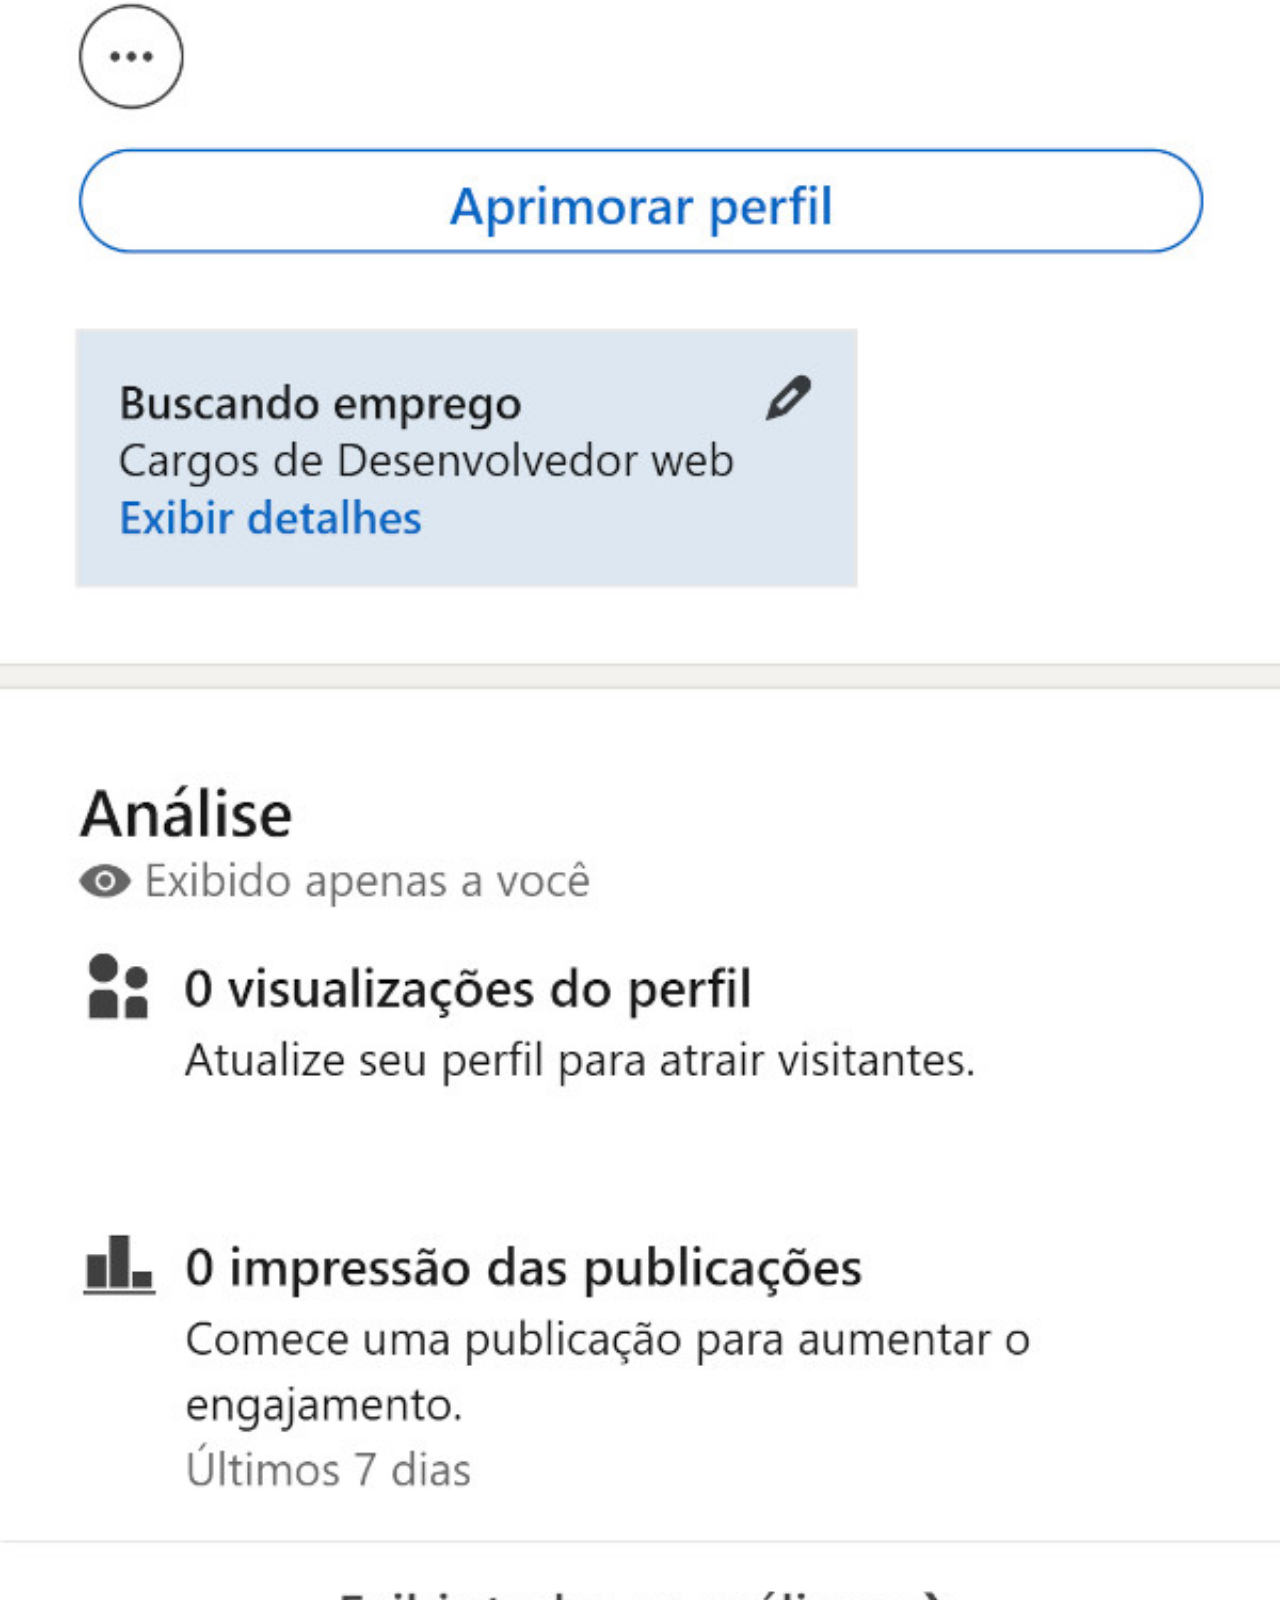
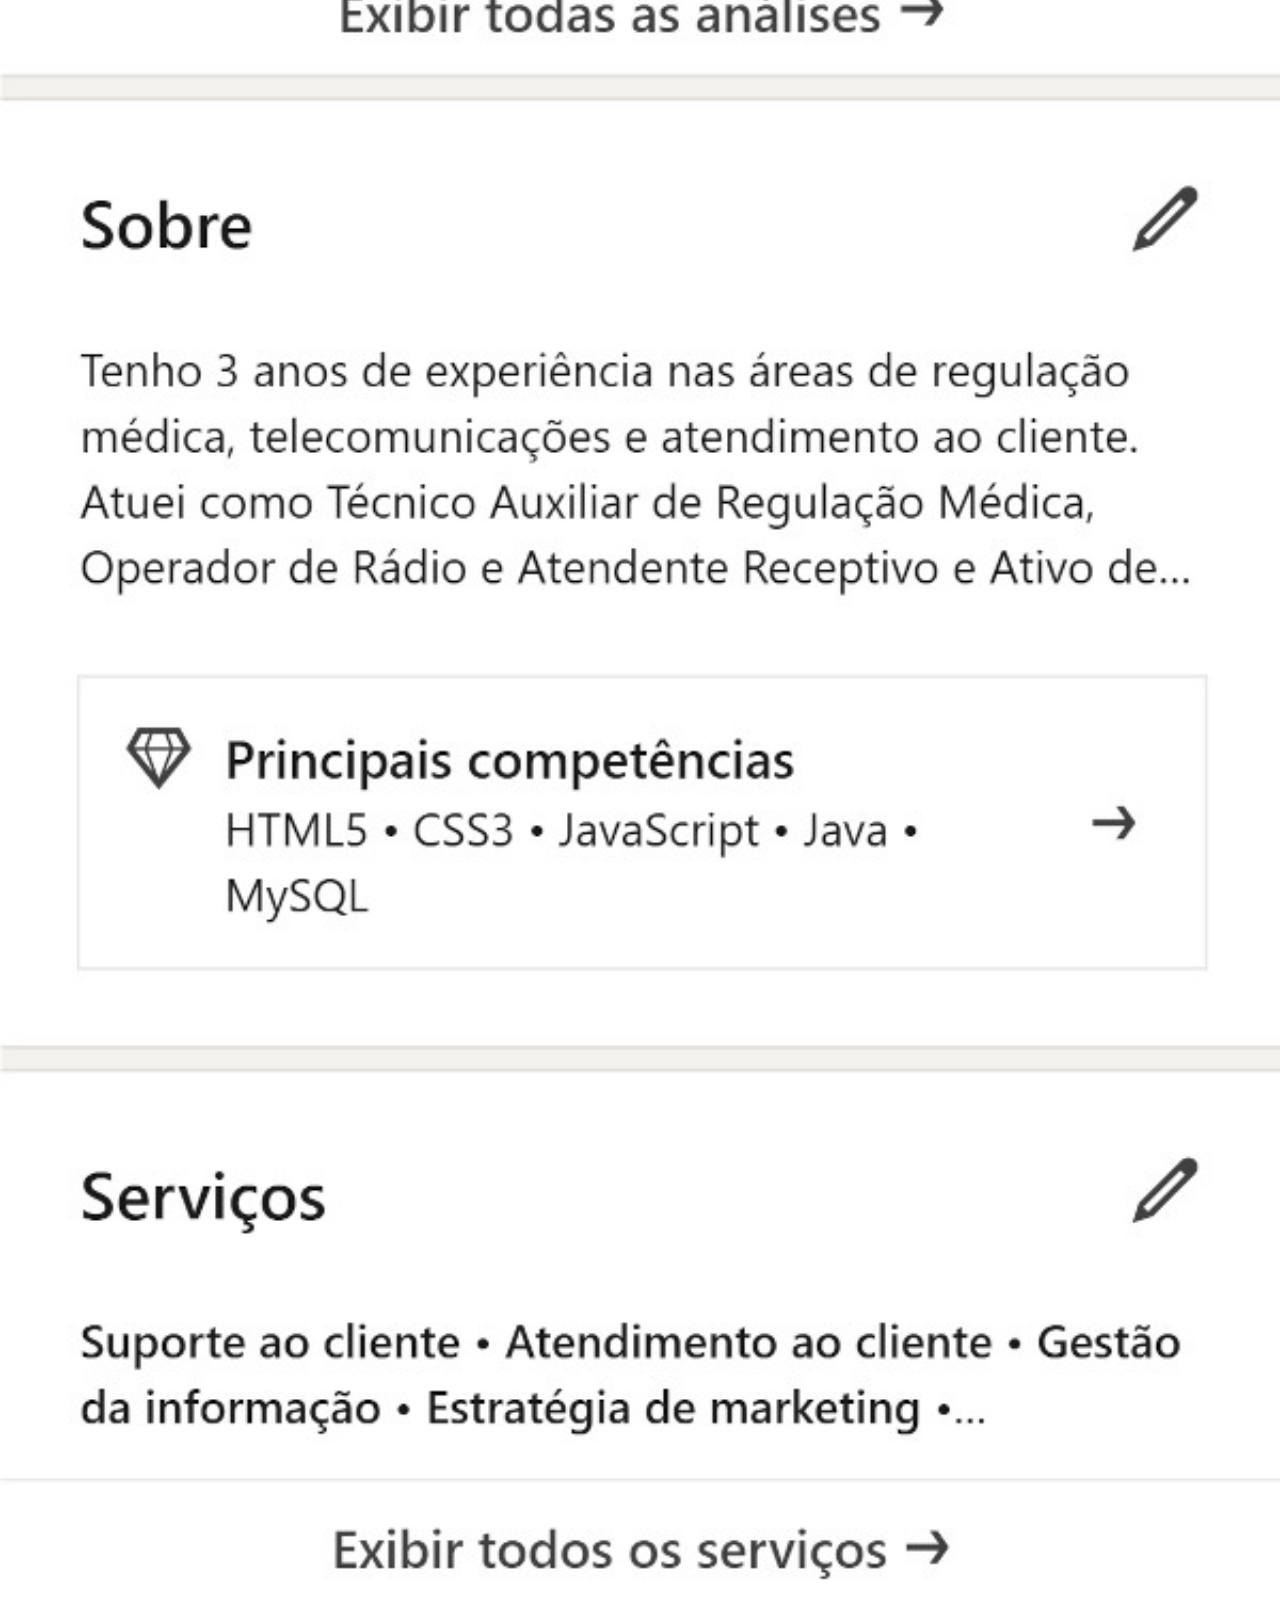
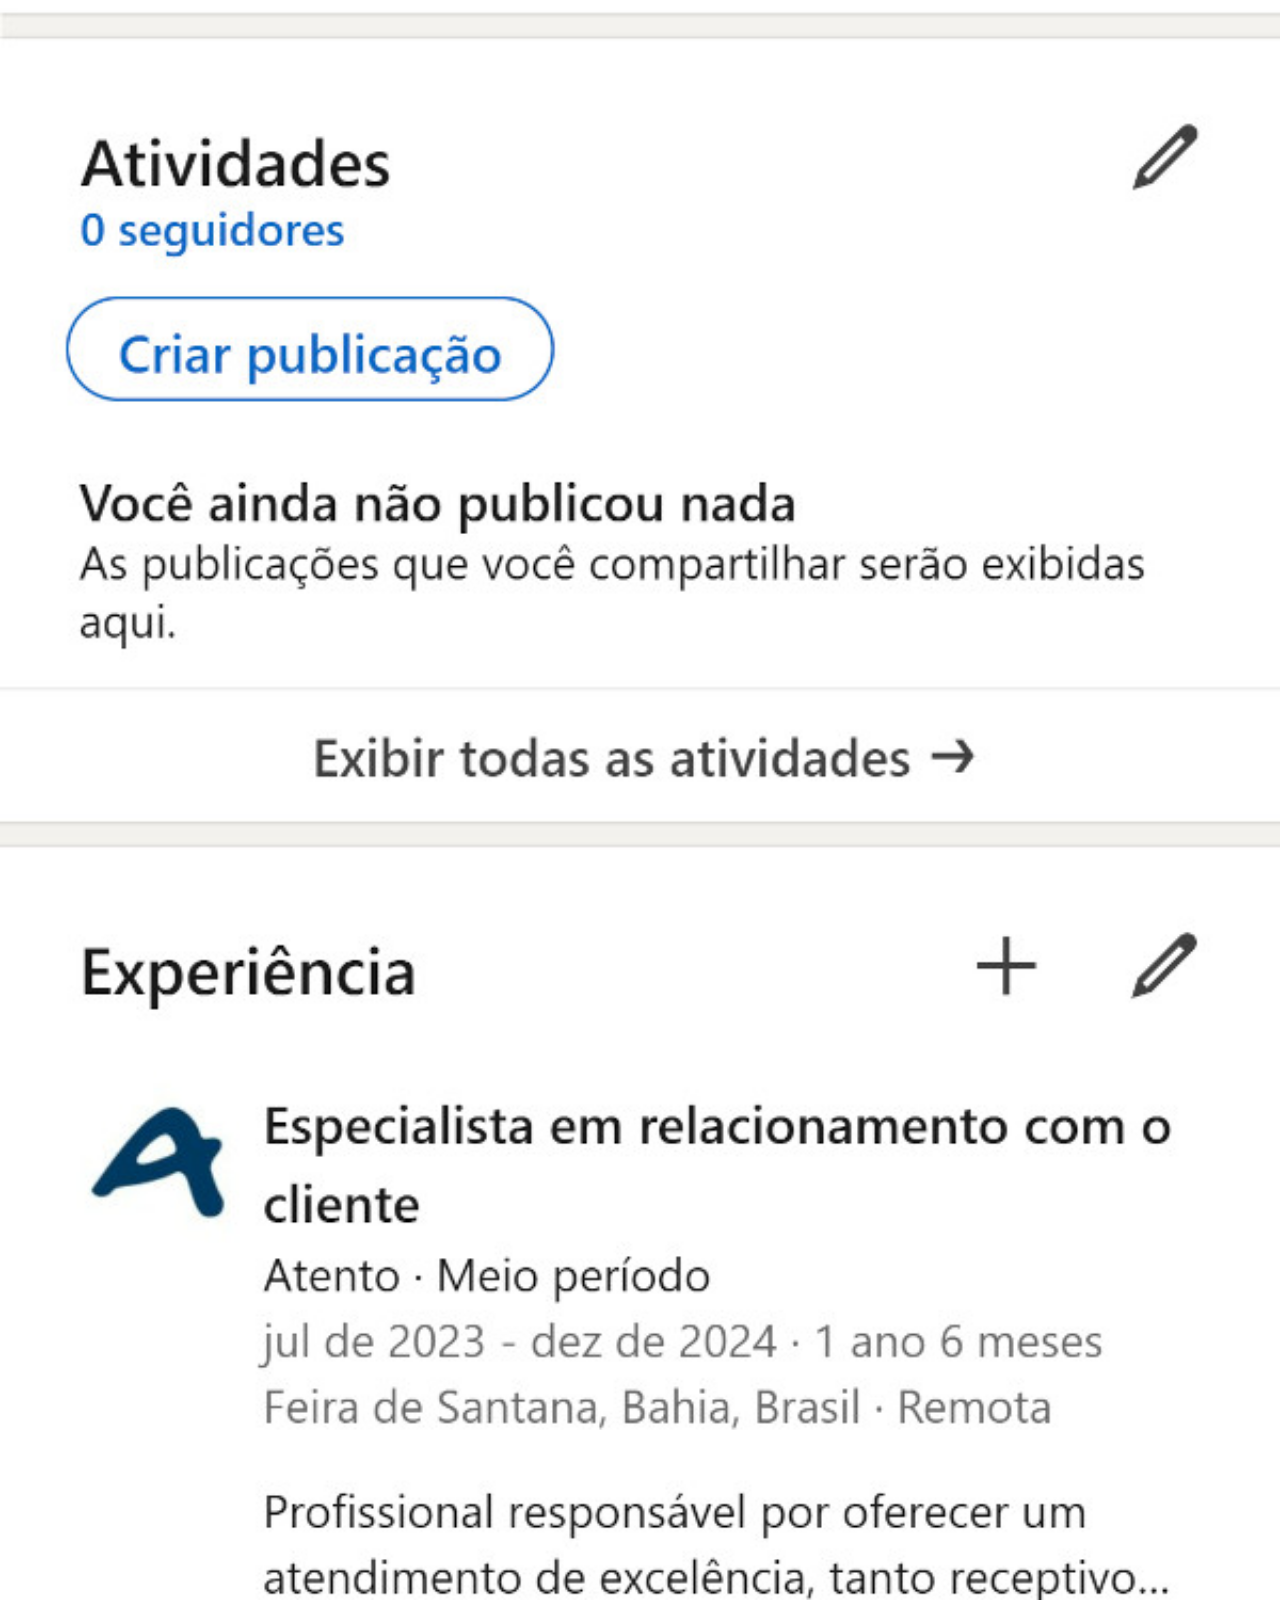
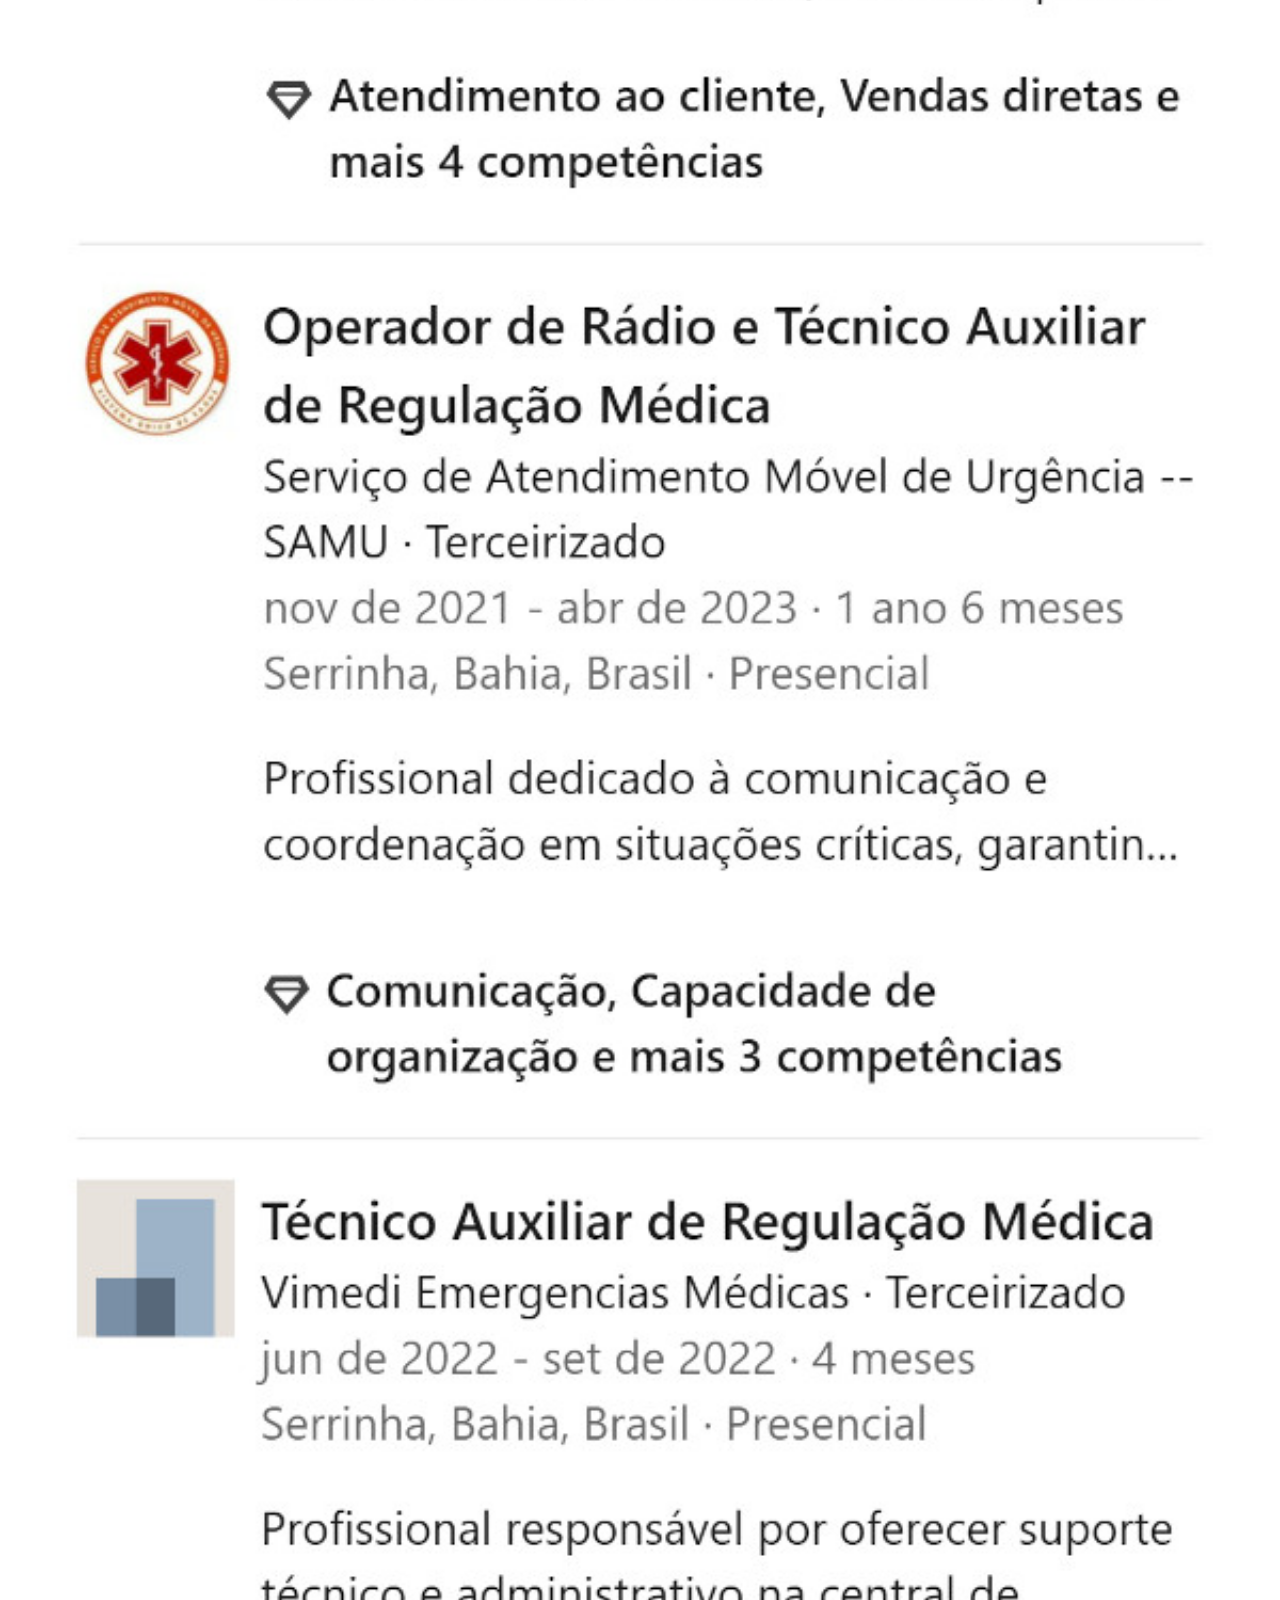
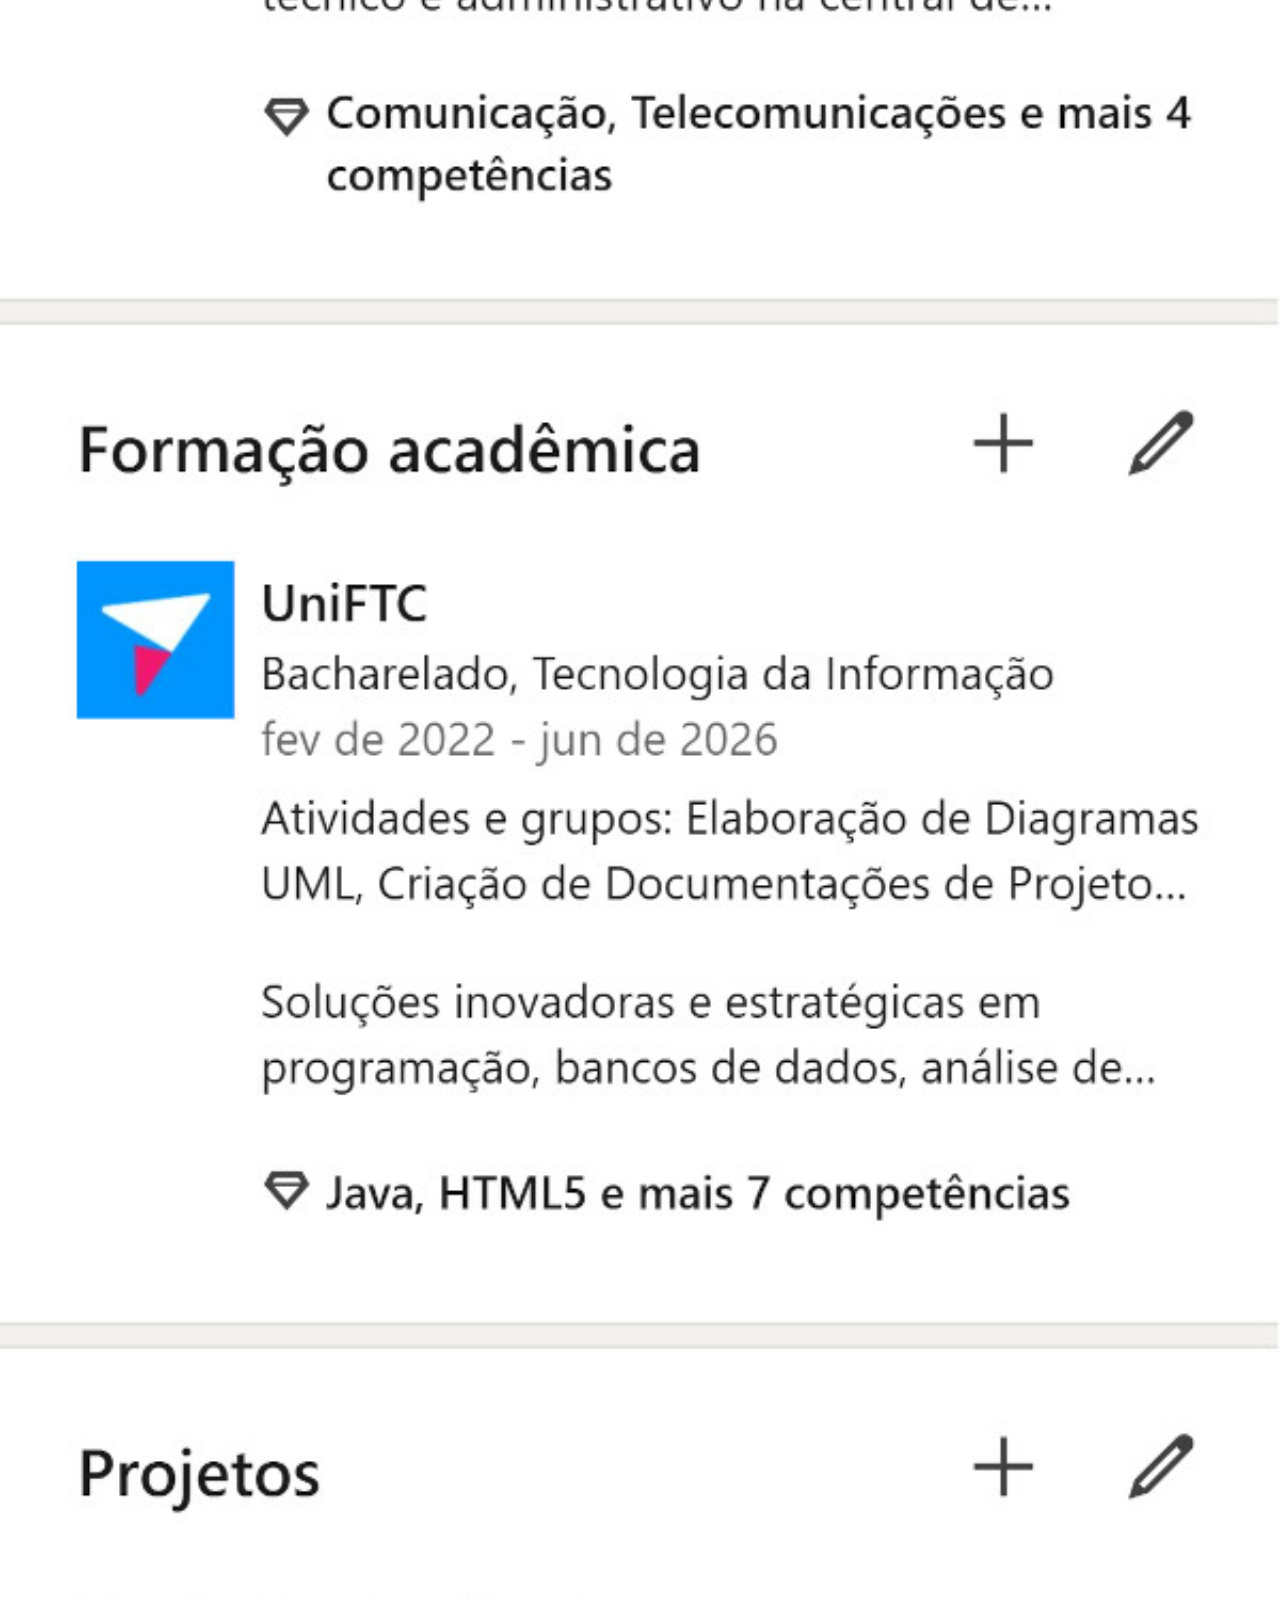
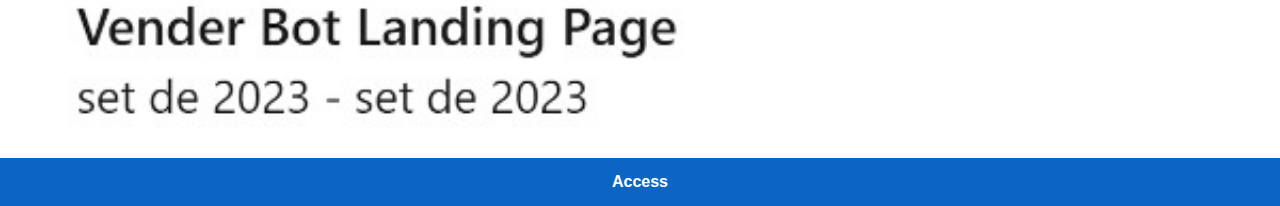
<file: pages/linkedin.html>
<!DOCTYPE html>
<html lang="pt-br">
<head>
    <meta charset="UTF-8">
    <meta name="viewport" content="width=device-width, initial-scale=1.0">
    <title>LinkedIn</title>
    <style>
        * {
            margin: 0px;
            padding: 0px;
            font-family: Arial, Helvetica, sans-serif;
        }

        ::-webkit-scrollbar {
            width: 0px;
            height: 0px;
        }

        img {
            width: 100vw;
            display: block;
        }

        a {
            display: block;
            padding: 15px;
            text-align: center;
            font-weight: bolder;
            text-decoration: none;
            color: white;
            background-color: #0a66c2;
        }

        a:hover {
            background-color: #004182;
        }
    </style>
</head>
<body>
    <img src="../images/linkedin-screen.jpg" alt="LinkedIn">
    <a href="https://www.linkedin.com/in/gabriel-campos-boaventura/" target="_blank">Access</a>
</body>
</html>
</file>
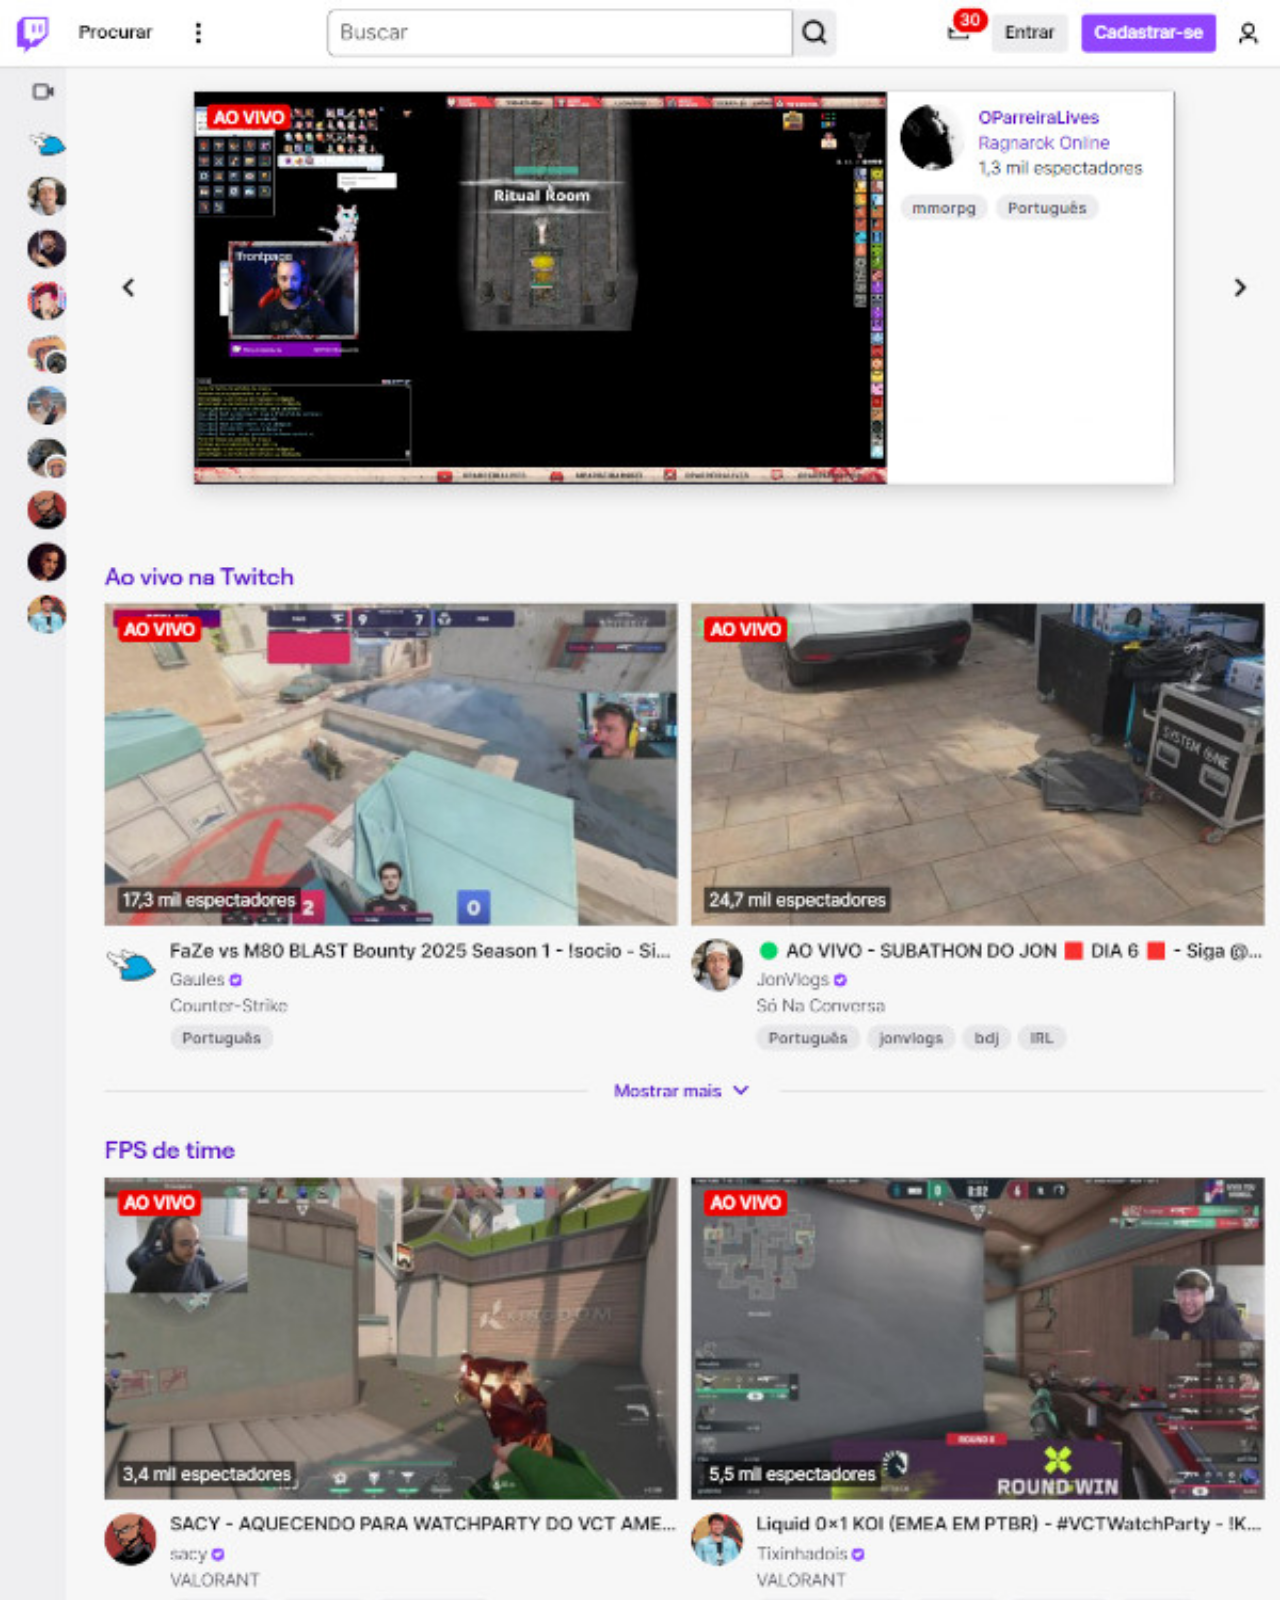
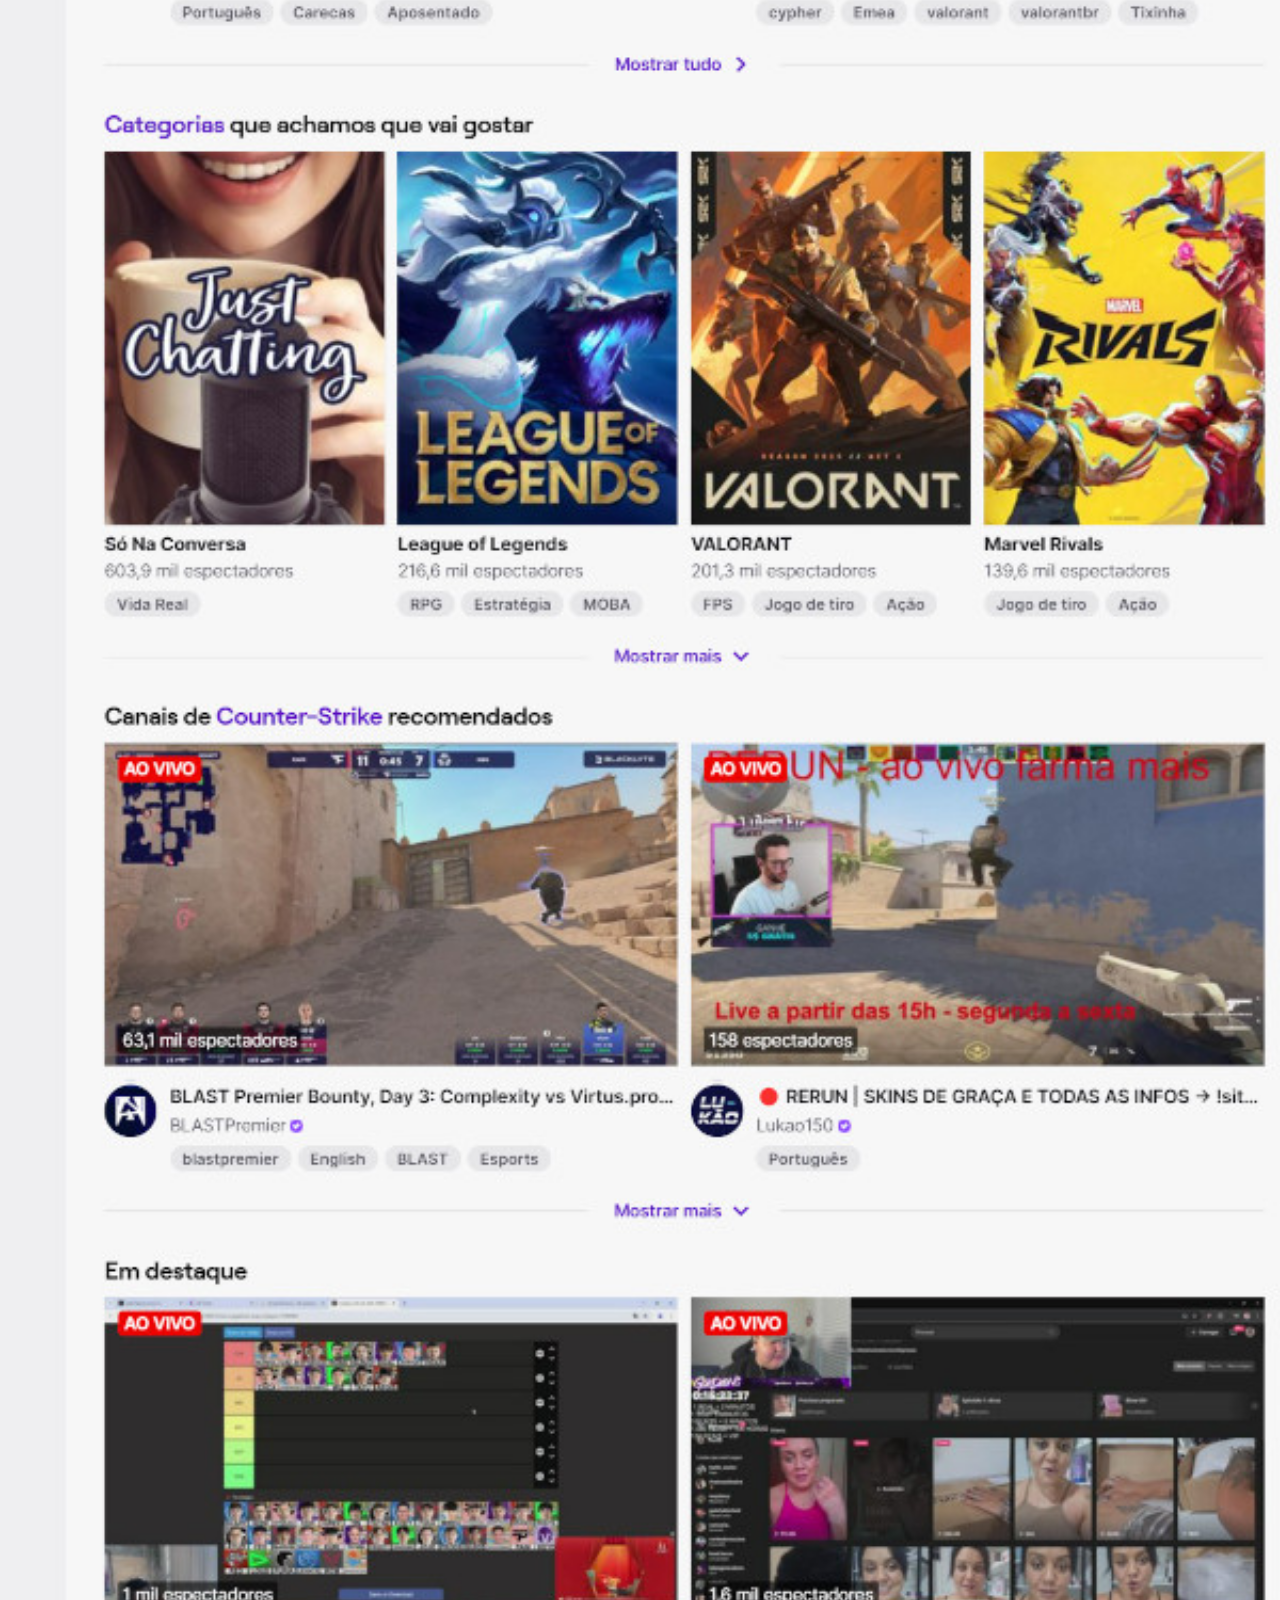
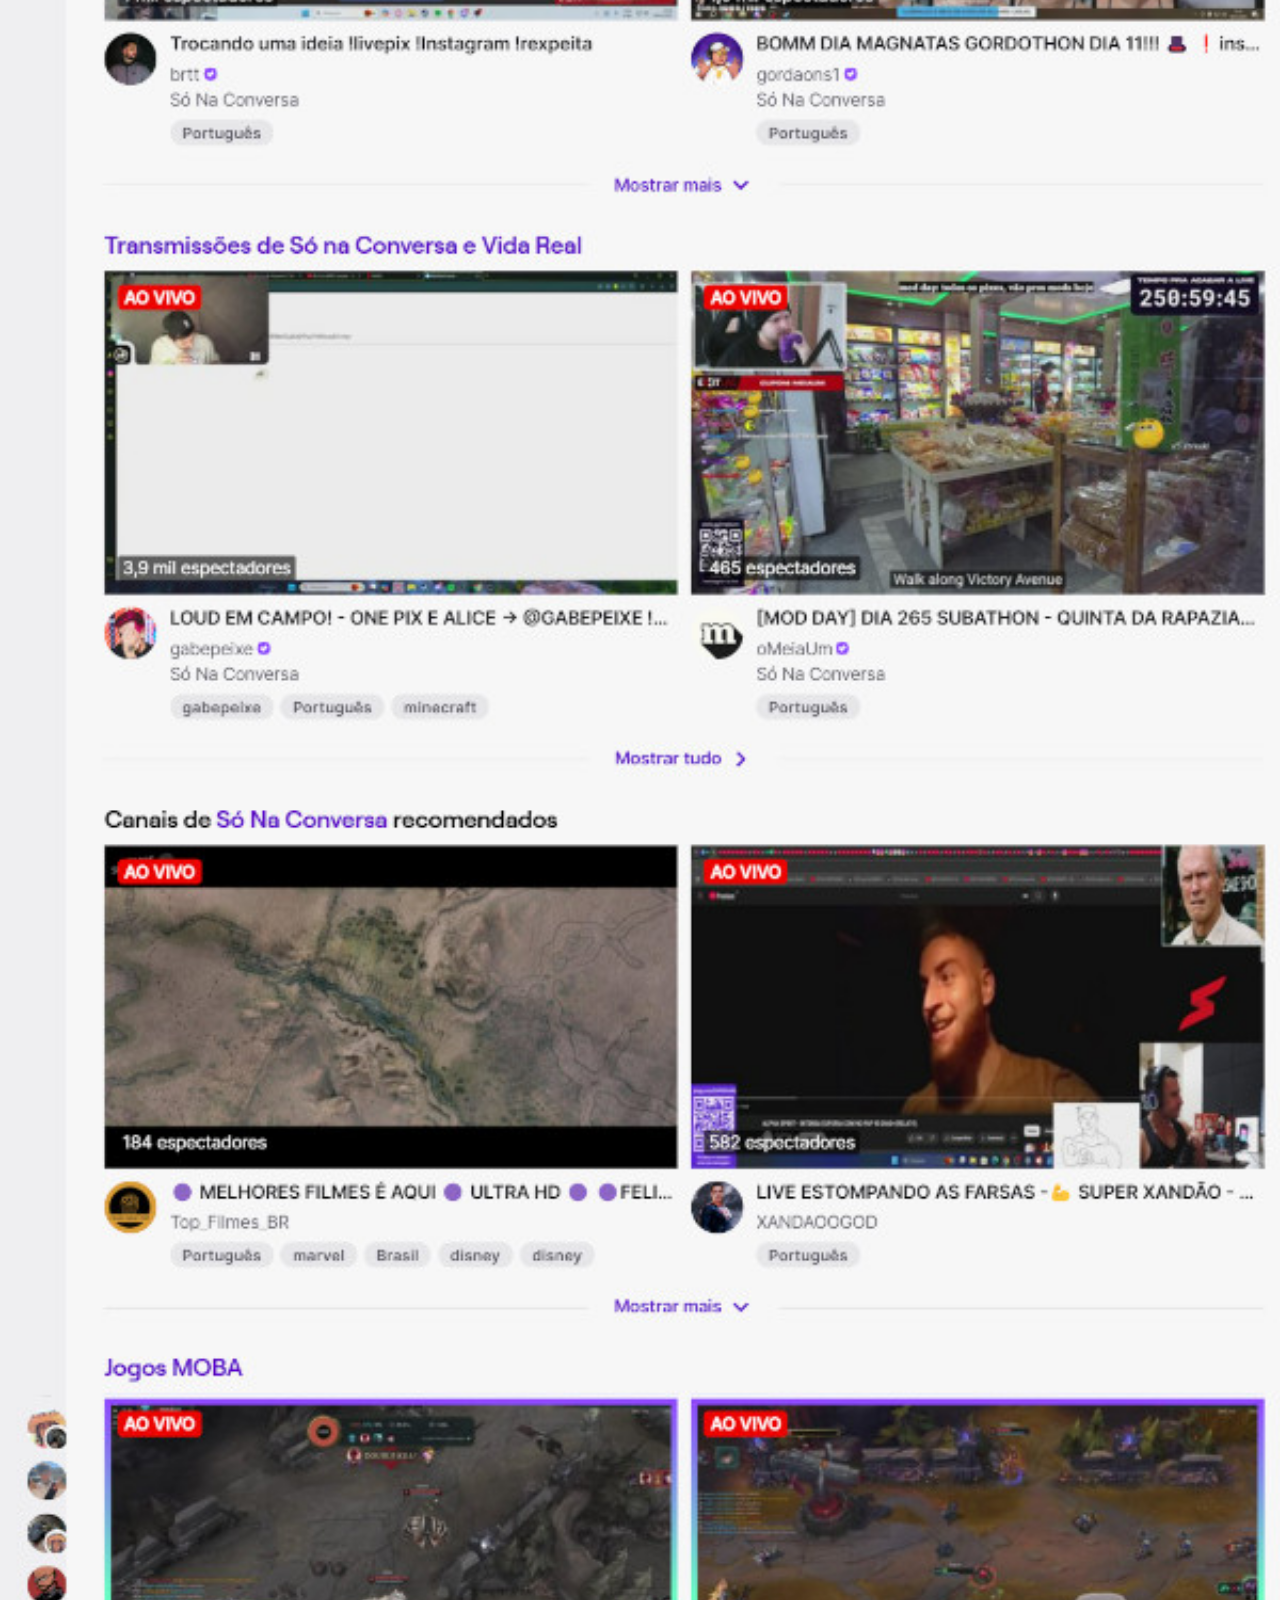
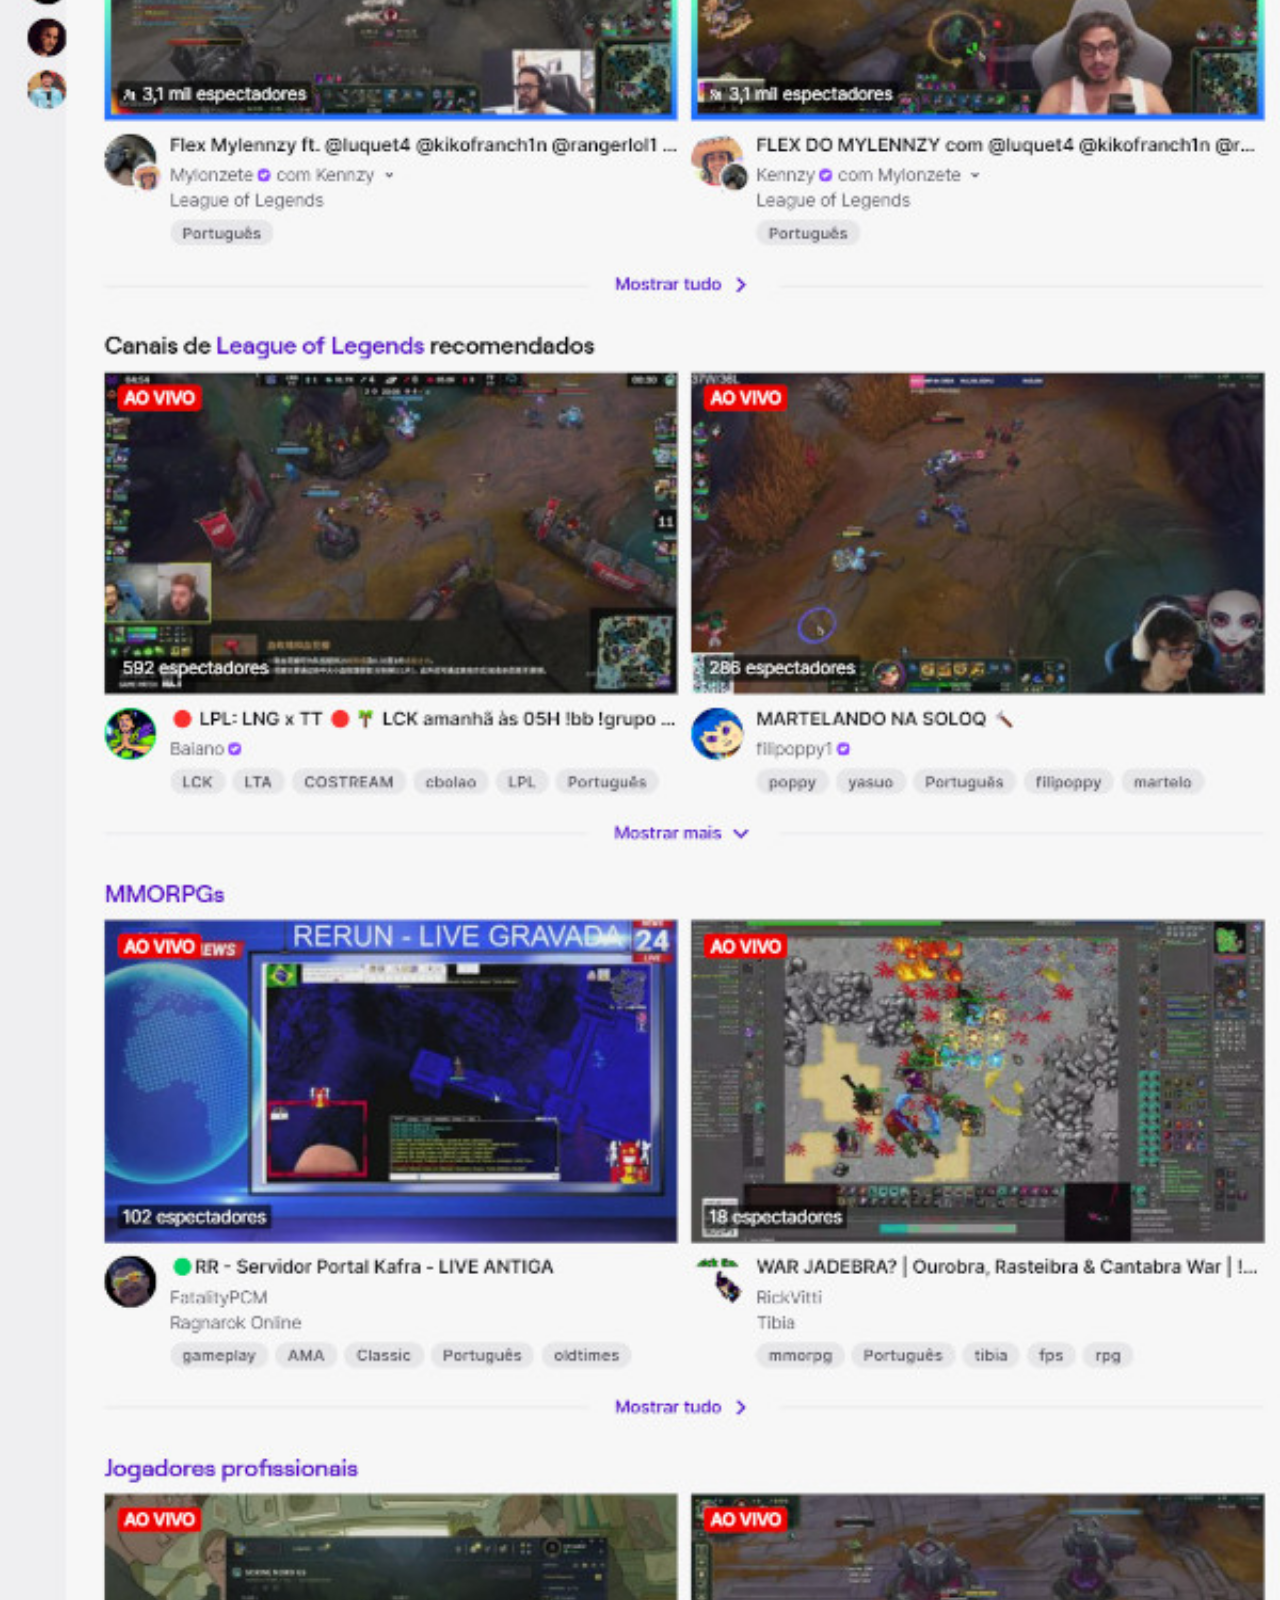
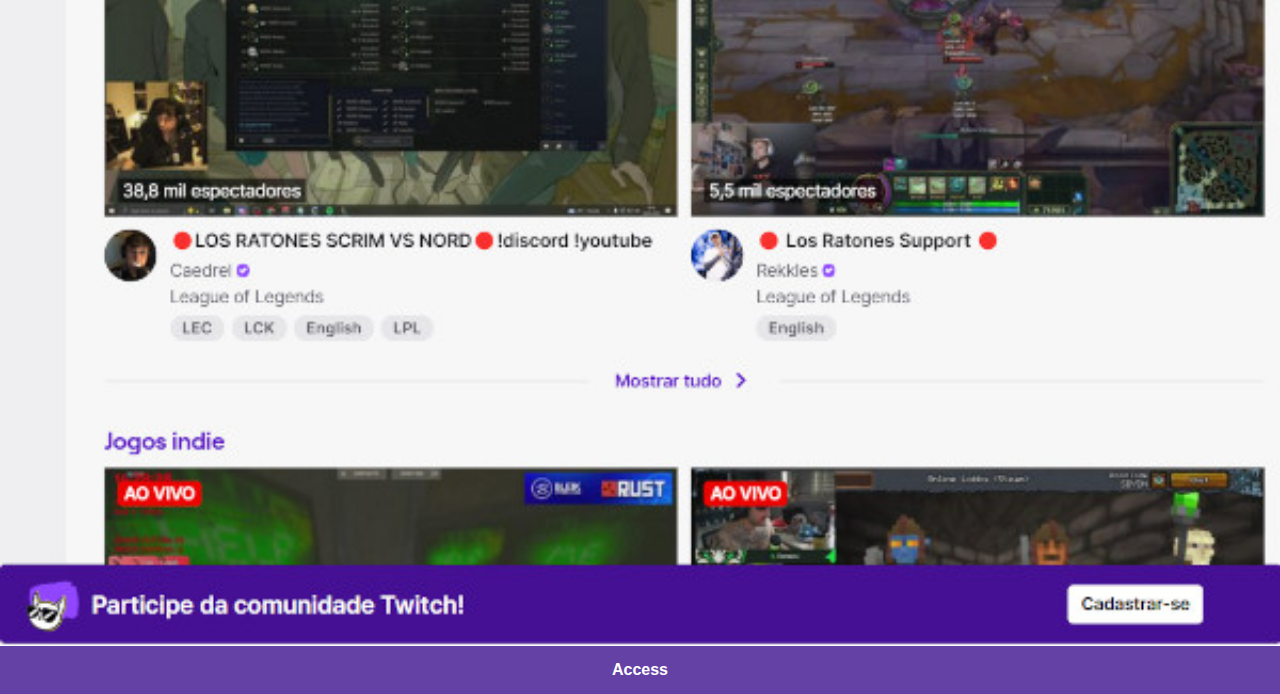
<file: pages/twitch.html>
<!DOCTYPE html>
<html lang="pt-br">
<head>
    <meta charset="UTF-8">
    <meta name="viewport" content="width=device-width, initial-scale=1.0">
    <title>Twitch</title>
    <style>
        * {
            margin: 0px;
            padding: 0px;
            font-family: Arial, Helvetica, sans-serif;
        }

        ::-webkit-scrollbar {
            width: 0px;
            height: 0px;
        }

        img {
            width: 100vw;
            display: block;
        }

        a {
            display: block;
            padding: 15px;
            text-align: center;
            font-weight: bolder;
            text-decoration: none;
            color: white;
            background-color: #6441a5;
        }

        a:hover {
            background-color: #b9a3e3;
        }
    </style>
</head>
<body>
    <img src="../images/twitch-screen.jpg" alt="Twitch">
    <a href="https://www.twitch.tv/" target="_blank">Access</a>
</body>
</html>
</file>
<file: style.css>
@charset "UTF-8";

* {
    margin: 0px;
    padding: 0px;
}

html, body {
    height: 100vh;
    width: 100vw;
}

body {
    background: url(images/wood-background.jpg);
    background-repeat: no-repeat;
    background-position: top center;
    background-size: cover;
    background-attachment: fixed;
    overflow: hidden;
}

main {
    height: 100vh;
    position: relative;
    overflow: auto;
}

#phone {
    height: 627px;
    width: 311px;
    position: absolute;
    top: 50%;
    left: 50%;
    transform: translate(-50%, -50%);
    background: url(images/iphone-frame.png);
    background-repeat: no-repeat;
}

#screen {
    position: relative;
    top: 80px;
    left: 22px;
    width: 267px;
    height: 471px;
}

#socialMedia {
    text-align: right;
}

#socialMedia img{
    width: 50px;
    margin: 10px;
    border-radius: 50%;
    box-shadow: 2px 2px 5px rgba(0, 0, 0, 0.400);
    box-sizing: border-box;
}

img:hover {
    border: 2px solid rgba(255, 255, 255, 0.638);
    transform: translate(-2px, -2px);
    box-shadow: 5px 5px 10px rgba(0, 0, 0, 0.633);
    transition: transform 0.5s, border 0.2s;
}
</file>
